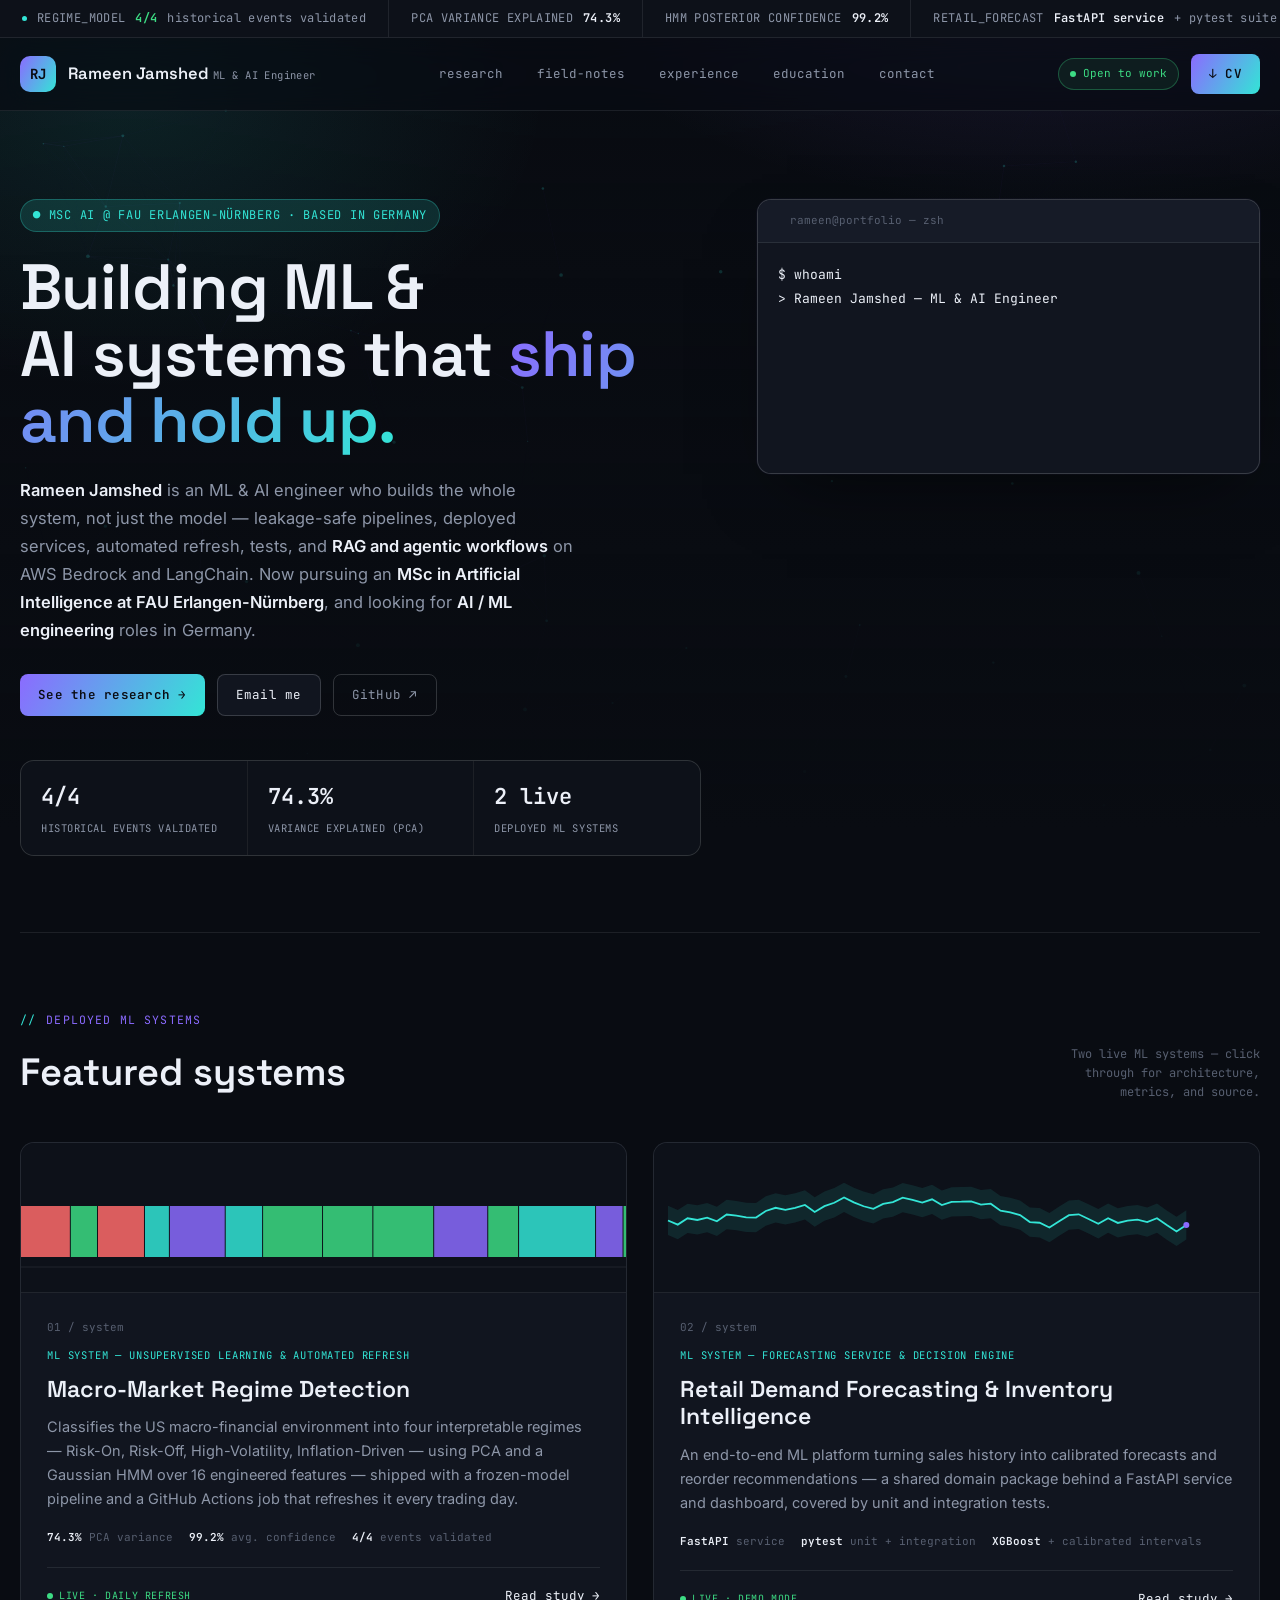
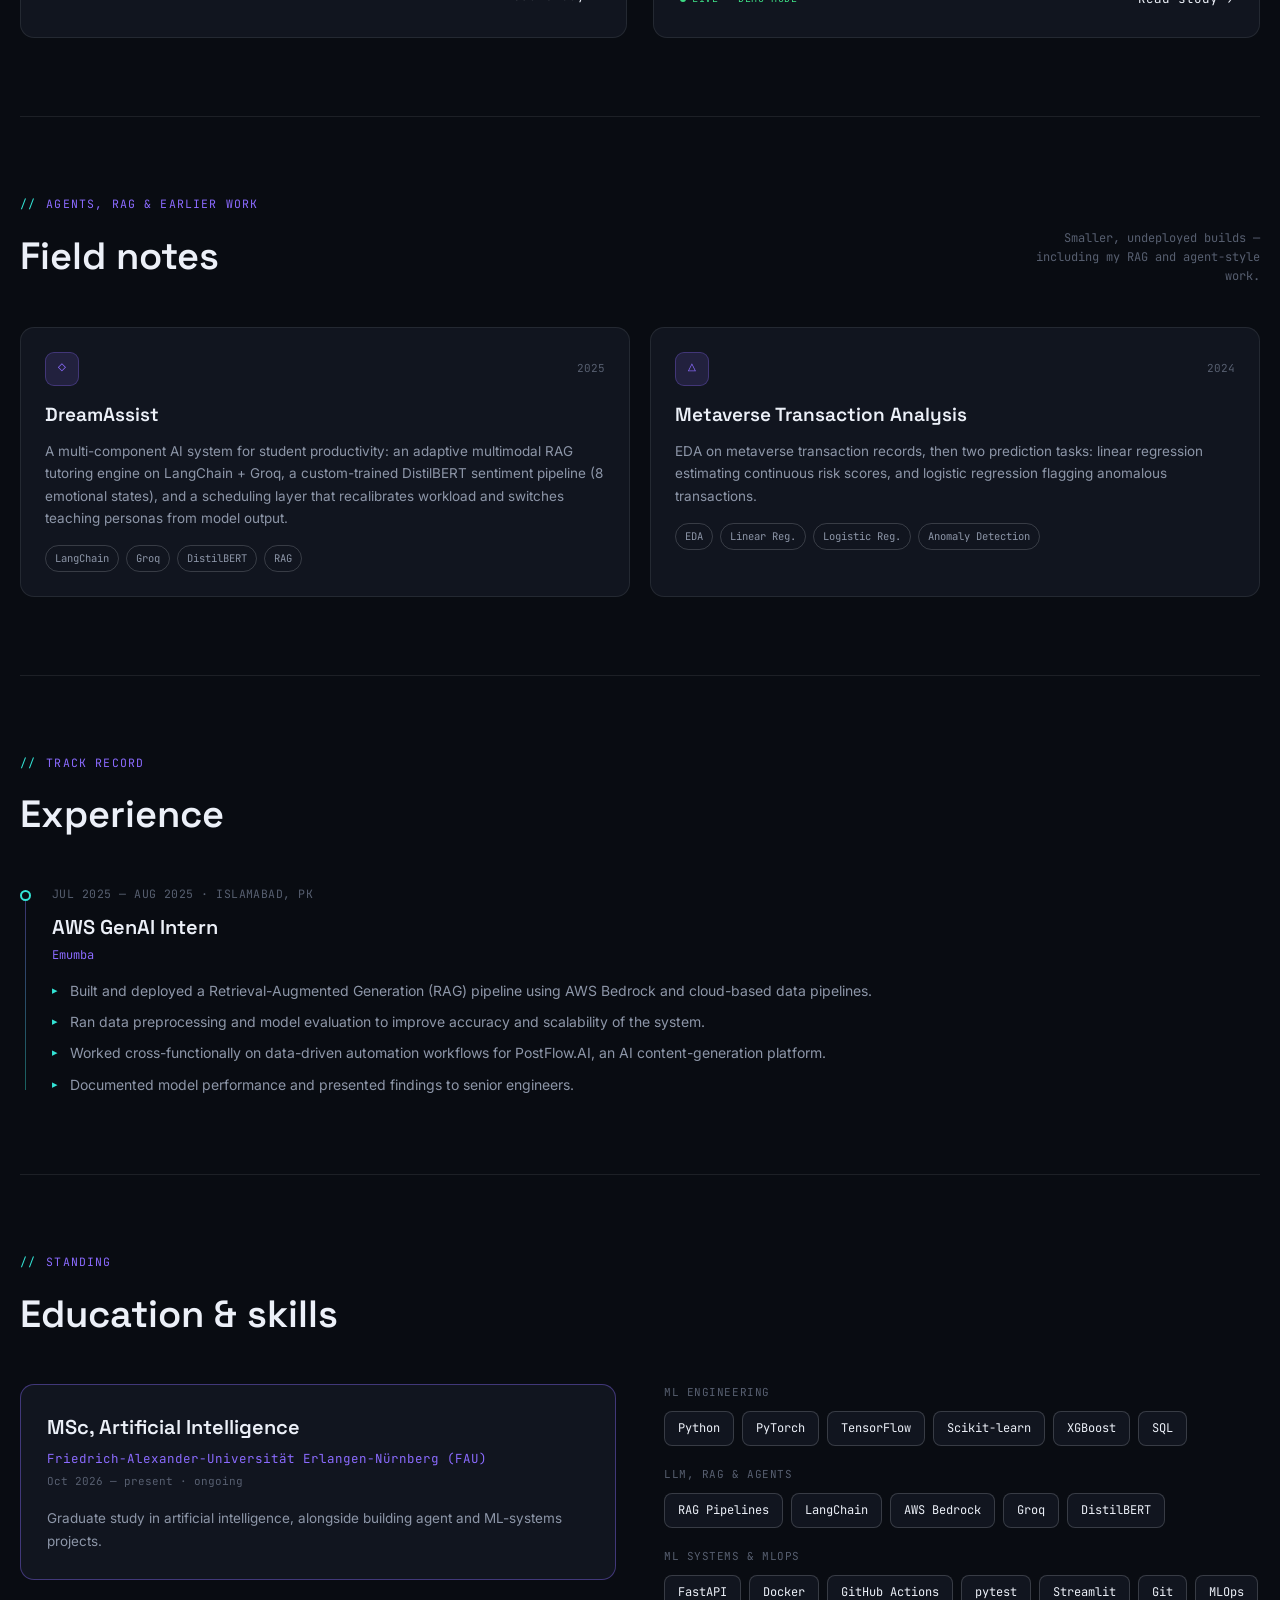
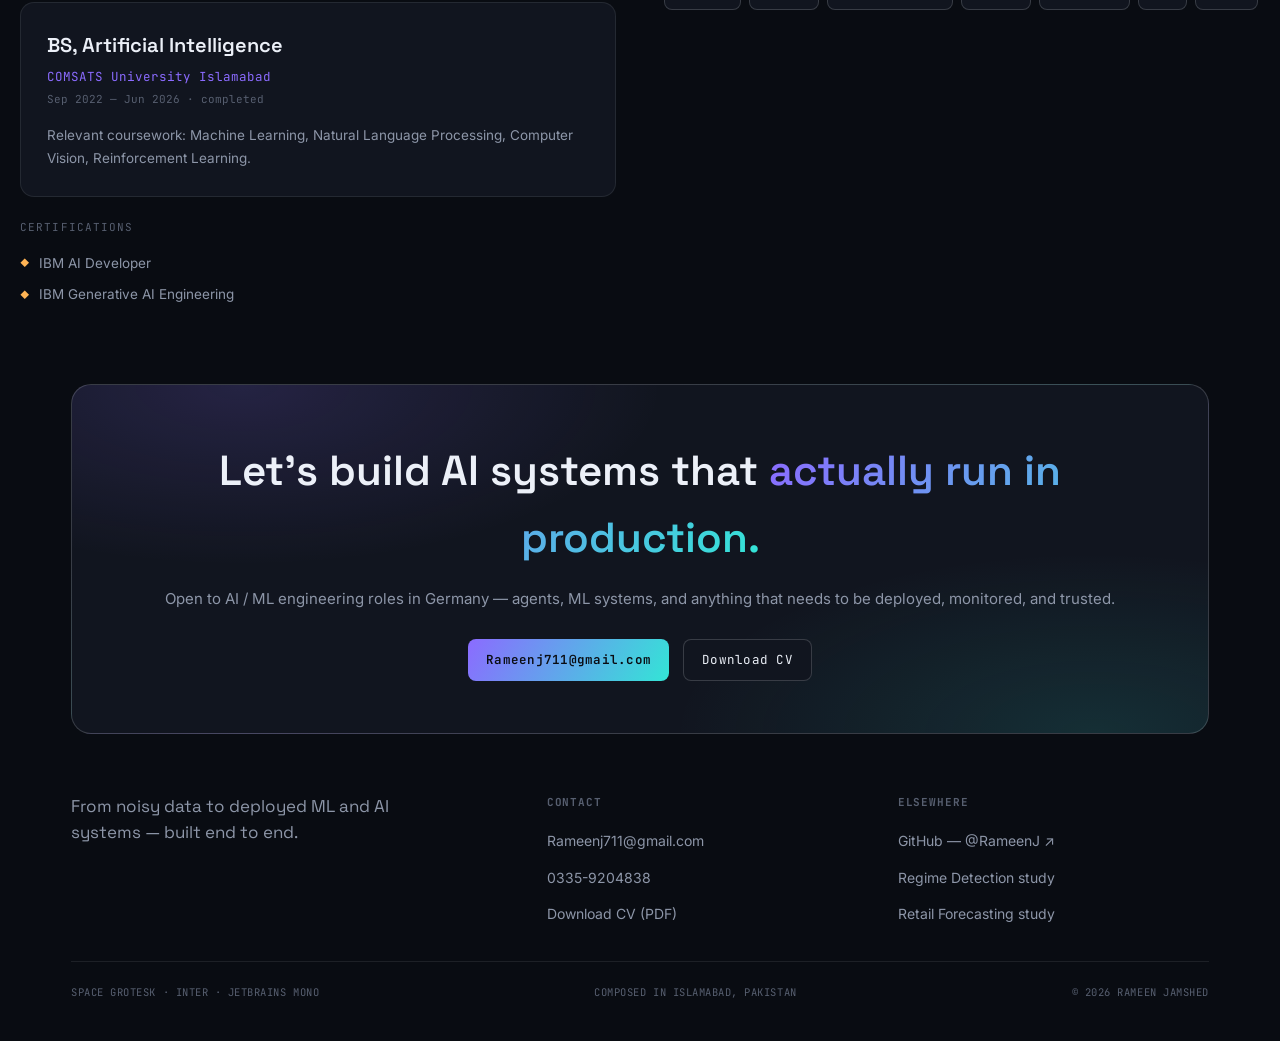
<file: index.html>
<!doctype html>
<html lang="en">
<head>
<meta charset="UTF-8">
<meta name="viewport" content="width=device-width, initial-scale=1.0">
<title>Rameen Jamshed — ML &amp; AI Engineer</title>
<meta name="description" content="Rameen Jamshed — ML &amp; AI engineer building production ML systems, RAG pipelines and AI agents. MSc Artificial Intelligence at FAU Erlangen-Nürnberg.">
<link rel="canonical" href="https://rameenj.github.io/">
<meta property="og:type" content="website">
<meta property="og:site_name" content="Rameen Jamshed">
<meta property="og:title" content="Rameen Jamshed — ML &amp; AI Engineer">
<meta property="og:description" content="ML &amp; AI engineer building deployed ML systems, RAG pipelines and AI agents. MSc Artificial Intelligence at FAU Erlangen-Nürnberg.">
<meta property="og:url" content="https://rameenj.github.io/">
<meta property="og:image" content="https://rameenj.github.io/assets/img/og-image.png">
<meta property="og:image:width" content="1200">
<meta property="og:image:height" content="630">
<meta property="og:image:alt" content="Rameen Jamshed — ML &amp; AI Engineer">
<meta name="twitter:card" content="summary_large_image">
<meta name="twitter:title" content="Rameen Jamshed — ML &amp; AI Engineer">
<meta name="twitter:description" content="ML &amp; AI engineer building deployed ML systems, RAG pipelines and AI agents. MSc Artificial Intelligence at FAU Erlangen-Nürnberg.">
<meta name="twitter:image" content="https://rameenj.github.io/assets/img/og-image.png">
<link rel="icon" href="data:,">
<link rel="preconnect" href="https://fonts.googleapis.com">
<link rel="stylesheet" href="assets/css/style.css">
</head>
<body>

<canvas id="bg-canvas"></canvas>
<div class="bg-fade"></div>

<div class="ticker">
  <div class="ticker__track">
    <span class="ticker__item"><span class="dot"></span> REGIME_MODEL <b class="up">4/4</b> historical events validated</span>
    <span class="ticker__item">PCA VARIANCE EXPLAINED <b>74.3%</b></span>
    <span class="ticker__item">HMM POSTERIOR CONFIDENCE <b>99.2%</b></span>
    <span class="ticker__item">RETAIL_FORECAST <b>FastAPI service</b> + pytest suite</span>
    <span class="ticker__item">BACKTEST METHOD <b>rolling-origin</b>, no leakage</span>
    <span class="ticker__item">NOW <b class="up">MSc Artificial Intelligence @ FAU Erlangen-Nürnberg</b></span>
    <span class="ticker__item">FOCUS <b>AI agents · AI systems · ML engineering</b></span>
    <span class="ticker__item">SHIPPED <b>2 deployed ML systems</b> with CI-driven refresh &amp; tests</span>
    <span class="ticker__item">STACK <b>Python · PyTorch · FastAPI · Docker · AWS Bedrock</b></span>
  </div>
</div>

<header class="nav">
  <div class="wrap nav__row">
    <a class="brand" href="index.html">
      <span class="brand__mark">RJ</span>
      <span>
        <span class="brand__name">Rameen Jamshed</span>
        <span class="brand__role">ML &amp; AI Engineer</span>
      </span>
    </a>
    <nav class="navlinks">
      <a href="#research">research</a>
      <a href="#field-notes">field-notes</a>
      <a href="#experience">experience</a>
      <a href="#education">education</a>
      <a href="#contact">contact</a>
    </nav>
    <div style="display:flex; align-items:center; gap:12px;">
      <span class="status-pill"><span class="status-pill__dot"></span>Open to work</span>
      <a class="btn btn-grad" href="assets/Rameen_Jamshed_CV.pdf" download>↓ CV</a>
    </div>
  </div>
</header>

<main>
  <!-- ============================== HERO ============================== -->
  <section class="wrap hero">
    <div>
      <div class="eyebrow"><span>●</span> MSc AI @ FAU Erlangen-Nürnberg · based in Germany</div>
      <h1 class="hero__title">Building ML &amp;<br>AI systems that <span class="grad-text">ship<br>and hold up.</span></h1>
      <p class="hero__dek">
        <b>Rameen Jamshed</b> is an ML &amp; AI engineer who builds the whole system, not just the model —
        leakage-safe pipelines, deployed services, automated refresh, tests, and <b>RAG and agentic
        workflows</b> on AWS Bedrock and LangChain. Now pursuing an <b>MSc in Artificial Intelligence at
        FAU Erlangen-Nürnberg</b>, and looking for <b>AI / ML engineering</b> roles in Germany.
      </p>
      <div class="hero__cta">
        <a class="btn btn-grad" href="#research">See the research →</a>
        <a class="btn btn-ghost" href="mailto:Rameenj711@gmail.com">Email me</a>
        <a class="btn btn-line" href="https://github.com/RameenJ" target="_blank" rel="noopener">GitHub ↗</a>
      </div>
      <div class="stat-row">
        <div class="stat-row__cell"><div class="stat-row__num"><span data-count="4" data-suffix="">0</span>/4</div><div class="stat-row__label">Historical events validated</div></div>
        <div class="stat-row__cell"><div class="stat-row__num"><span data-count="74.3" data-suffix="%">0%</span></div><div class="stat-row__label">Variance explained (PCA)</div></div>
        <div class="stat-row__cell"><div class="stat-row__num"><span data-count="2" data-suffix="">0</span> live</div><div class="stat-row__label">Deployed ML systems</div></div>
      </div>
    </div>

    <div class="term reveal">
      <div class="term__bar">
        <span><span class="term__dot"></span></span>
        <span class="term__title">rameen@portfolio — zsh</span>
      </div>
      <div class="term__body" id="term-typed" data-lines='["$ whoami","> Rameen Jamshed — ML & AI Engineer","","$ cat status.txt","> MSc Artificial Intelligence, FAU Erlangen-Nürnberg","> since Oct 2026 · ongoing","> focus: AI agents / AI systems / ML engineering","","$ ls systems/","> macro-market-regime-detection/   [LIVE]","> retail-demand-forecasting/       [LIVE]","> dreamassist/                     [RAG + agents]","> metaverse-transaction-analysis/","","$ echo $CONTACT","> Rameenj711@gmail.com"]'></div>
    </div>
  </section>

  <!-- ============================== RESEARCH ============================== -->
  <section class="wrap section" id="research">
    <div class="section__head">
      <div>
        <div class="section__eyebrow">Deployed ML systems</div>
        <h2 class="section__title">Featured systems</h2>
      </div>
      <p class="section__note">Two live ML systems — click through for architecture, metrics, and source.</p>
    </div>

    <div class="proj-grid">

      <article class="proj-card reveal">
        <div class="proj-card__viz"><canvas data-viz="regime"></canvas></div>
        <div class="proj-card__body">
          <div class="proj-card__num mono">01 / system</div>
          <div class="proj-card__eyebrow">ML System — Unsupervised Learning &amp; Automated Refresh</div>
          <h3 class="proj-card__title">Macro-Market Regime Detection</h3>
          <p class="proj-card__dek">Classifies the US macro-financial environment into four interpretable regimes — Risk-On, Risk-Off, High-Volatility, Inflation-Driven — using PCA and a Gaussian HMM over 16 engineered features — shipped with a frozen-model pipeline and a GitHub Actions job that refreshes it every trading day.</p>
          <div class="proj-card__stats">
            <span><b>74.3%</b> PCA variance</span>
            <span><b>99.2%</b> avg. confidence</span>
            <span><b>4/4</b> events validated</span>
          </div>
          <div class="proj-card__foot">
            <span class="tag-live"><span class="status-pill__dot"></span> live · daily refresh</span>
            <a class="proj-card__link" href="projects/market-regime-detection.html">Read study <span class="arrow">→</span></a>
          </div>
        </div>
      </article>

      <article class="proj-card reveal" data-delay="120">
        <div class="proj-card__viz"><canvas data-viz="forecast"></canvas></div>
        <div class="proj-card__body">
          <div class="proj-card__num mono">02 / system</div>
          <div class="proj-card__eyebrow">ML System — Forecasting Service &amp; Decision Engine</div>
          <h3 class="proj-card__title">Retail Demand Forecasting &amp; Inventory Intelligence</h3>
          <p class="proj-card__dek">An end-to-end ML platform turning sales history into calibrated forecasts and reorder recommendations — a shared domain package behind a FastAPI service and dashboard, covered by unit and integration tests.</p>
          <div class="proj-card__stats">
            <span><b>FastAPI</b> service</span>
            <span><b>pytest</b> unit + integration</span>
            <span><b>XGBoost</b> + calibrated intervals</span>
          </div>
          <div class="proj-card__foot">
            <span class="tag-live"><span class="status-pill__dot"></span> live · demo mode</span>
            <a class="proj-card__link" href="projects/retail-demand-forecasting.html">Read study <span class="arrow">→</span></a>
          </div>
        </div>
      </article>

    </div>
  </section>

  <!-- ============================== FIELD NOTES ============================== -->
  <section class="wrap section" id="field-notes">
    <div class="section__head">
      <div>
        <div class="section__eyebrow">Agents, RAG &amp; earlier work</div>
        <h2 class="section__title">Field notes</h2>
      </div>
      <p class="section__note">Smaller, undeployed builds — including my RAG and agent-style work.</p>
    </div>

    <div class="notes-grid">
      <div class="note-card reveal">
        <div class="note-card__top"><span class="note-card__glyph">◇</span><span class="note-card__year">2025</span></div>
        <h3 class="note-card__title">DreamAssist</h3>
        <p class="note-card__body">A multi-component AI system for student productivity: an adaptive multimodal RAG tutoring engine on LangChain + Groq, a custom-trained DistilBERT sentiment pipeline (8 emotional states), and a scheduling layer that recalibrates workload and switches teaching personas from model output.</p>
        <div class="note-card__stack"><span class="pill">LangChain</span><span class="pill">Groq</span><span class="pill">DistilBERT</span><span class="pill">RAG</span></div>
      </div>
      <div class="note-card reveal" data-delay="100">
        <div class="note-card__top"><span class="note-card__glyph">△</span><span class="note-card__year">2024</span></div>
        <h3 class="note-card__title">Metaverse Transaction Analysis</h3>
        <p class="note-card__body">EDA on metaverse transaction records, then two prediction tasks: linear regression estimating continuous risk scores, and logistic regression flagging anomalous transactions.</p>
        <div class="note-card__stack"><span class="pill">EDA</span><span class="pill">Linear Reg.</span><span class="pill">Logistic Reg.</span><span class="pill">Anomaly Detection</span></div>
      </div>
    </div>
  </section>

  <!-- ============================== EXPERIENCE ============================== -->
  <section class="wrap section" id="experience">
    <div class="section__head">
      <div>
        <div class="section__eyebrow">Track record</div>
        <h2 class="section__title">Experience</h2>
      </div>
    </div>

    <div class="tl">
      <div class="tl-row reveal">
        <div class="tl-row__date">Jul 2025 — Aug 2025 · Islamabad, PK</div>
        <div class="tl-row__role">AWS GenAI Intern</div>
        <div class="tl-row__org">Emumba</div>
        <ul class="tl-row__list">
          <li>Built and deployed a Retrieval-Augmented Generation (RAG) pipeline using AWS Bedrock and cloud-based data pipelines.</li>
          <li>Ran data preprocessing and model evaluation to improve accuracy and scalability of the system.</li>
          <li>Worked cross-functionally on data-driven automation workflows for PostFlow.AI, an AI content-generation platform.</li>
          <li>Documented model performance and presented findings to senior engineers.</li>
        </ul>
      </div>
    </div>
  </section>

  <!-- ============================== EDUCATION / SKILLS ============================== -->
  <section class="wrap section" id="education">
    <div class="section__head">
      <div>
        <div class="section__eyebrow">Standing</div>
        <h2 class="section__title">Education &amp; skills</h2>
      </div>
    </div>

    <div class="grid-2">
      <div>
        <div class="card-plain reveal" style="margin-bottom:22px; border-color:rgba(139,107,255,0.4);">
          <div class="edu-degree">MSc, Artificial Intelligence</div>
          <div class="edu-org">Friedrich-Alexander-Universität Erlangen-Nürnberg (FAU)</div>
          <div class="edu-date">Oct 2026 — present · ongoing</div>
          <div class="edu-course">Graduate study in artificial intelligence, alongside building agent and ML-systems projects.</div>
        </div>
        <div class="card-plain reveal">
          <div class="edu-degree">BS, Artificial Intelligence</div>
          <div class="edu-org">COMSATS University Islamabad</div>
          <div class="edu-date">Sep 2022 — Jun 2026 · completed</div>
          <div class="edu-course">Relevant coursework: Machine Learning, Natural Language Processing, Computer Vision, Reinforcement Learning.</div>
        </div>
        <div style="margin-top:22px;" class="reveal">
          <div class="subhead">Certifications</div>
          <ul class="cert-list">
            <li>IBM AI Developer</li>
            <li>IBM Generative AI Engineering</li>
          </ul>
        </div>
      </div>

      <div class="reveal">
        <div class="skill-groups">
          <div>
            <div class="skill-group__label">ML engineering</div>
            <div class="skill-pills">
              <span class="skill-pill">Python</span>
              <span class="skill-pill">PyTorch</span>
              <span class="skill-pill">TensorFlow</span>
              <span class="skill-pill">Scikit-learn</span>
              <span class="skill-pill">XGBoost</span>
              <span class="skill-pill">SQL</span>
            </div>
          </div>
          <div>
            <div class="skill-group__label">LLM, RAG &amp; agents</div>
            <div class="skill-pills">
              <span class="skill-pill">RAG Pipelines</span>
              <span class="skill-pill">LangChain</span>
              <span class="skill-pill">AWS Bedrock</span>
              <span class="skill-pill">Groq</span>
              <span class="skill-pill">DistilBERT</span>
            </div>
          </div>
          <div>
            <div class="skill-group__label">ML systems &amp; MLOps</div>
            <div class="skill-pills">
              <span class="skill-pill">FastAPI</span>
              <span class="skill-pill">Docker</span>
              <span class="skill-pill">GitHub Actions</span>
              <span class="skill-pill">pytest</span>
              <span class="skill-pill">Streamlit</span>
              <span class="skill-pill">Git</span>
              <span class="skill-pill">MLOps</span>
            </div>
          </div>
        </div>
      </div>
    </div>
  </section>
</main>

<!-- ============================== FOOTER ============================== -->
<footer class="footer" id="contact">
  <div class="wrap">
    <div class="footer__cta reveal">
      <h2>Let's build AI systems that <span class="grad-text">actually run in production.</span></h2>
      <p>Open to AI / ML engineering roles in Germany — agents, ML systems, and anything that needs to be deployed, monitored, and trusted.</p>
      <div class="footer__cta__actions">
        <a class="btn btn-grad" href="mailto:Rameenj711@gmail.com">Rameenj711@gmail.com</a>
        <a class="btn btn-ghost" href="assets/Rameen_Jamshed_CV.pdf" download>Download CV</a>
      </div>
    </div>

    <div class="footer__grid">
      <div class="footer__lede">From noisy data to deployed ML and AI systems — built end to end.</div>
      <div class="footer__col">
        <h4>Contact</h4>
        <ul>
          <li><a href="mailto:Rameenj711@gmail.com">Rameenj711@gmail.com</a></li>
          <li><a href="tel:03359204838">0335-9204838</a></li>
          <li><a href="assets/Rameen_Jamshed_CV.pdf" download>Download CV (PDF)</a></li>
        </ul>
      </div>
      <div class="footer__col">
        <h4>Elsewhere</h4>
        <ul>
          <li><a href="https://github.com/RameenJ" target="_blank" rel="noopener">GitHub — @RameenJ ↗</a></li>
          <li><a href="projects/market-regime-detection.html">Regime Detection study</a></li>
          <li><a href="projects/retail-demand-forecasting.html">Retail Forecasting study</a></li>
        </ul>
      </div>
    </div>
    <div class="colophon">
      <span>Space Grotesk · Inter · JetBrains Mono</span>
      <span>Composed in Islamabad, Pakistan</span>
      <span>© 2026 Rameen Jamshed</span>
    </div>
  </div>
</footer>

<script src="assets/js/main.js"></script>
</body>
</html>
</file>
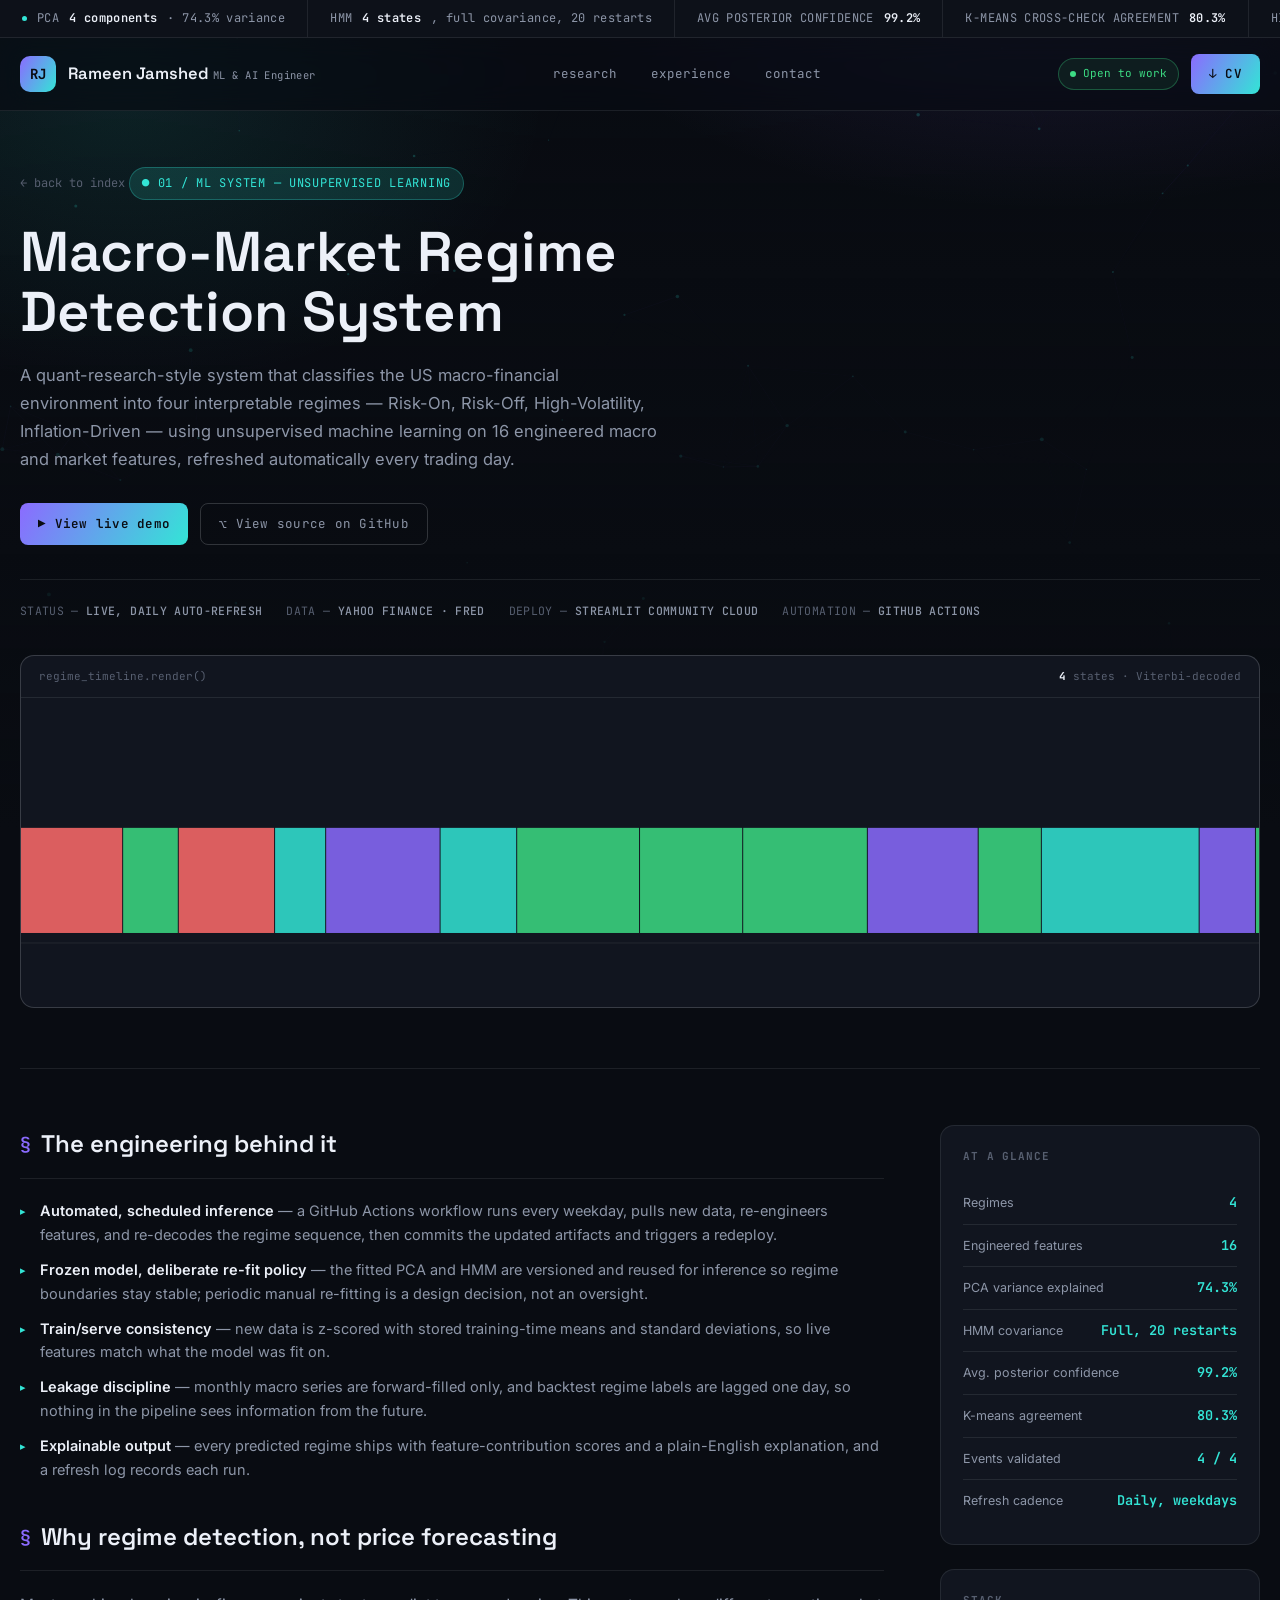
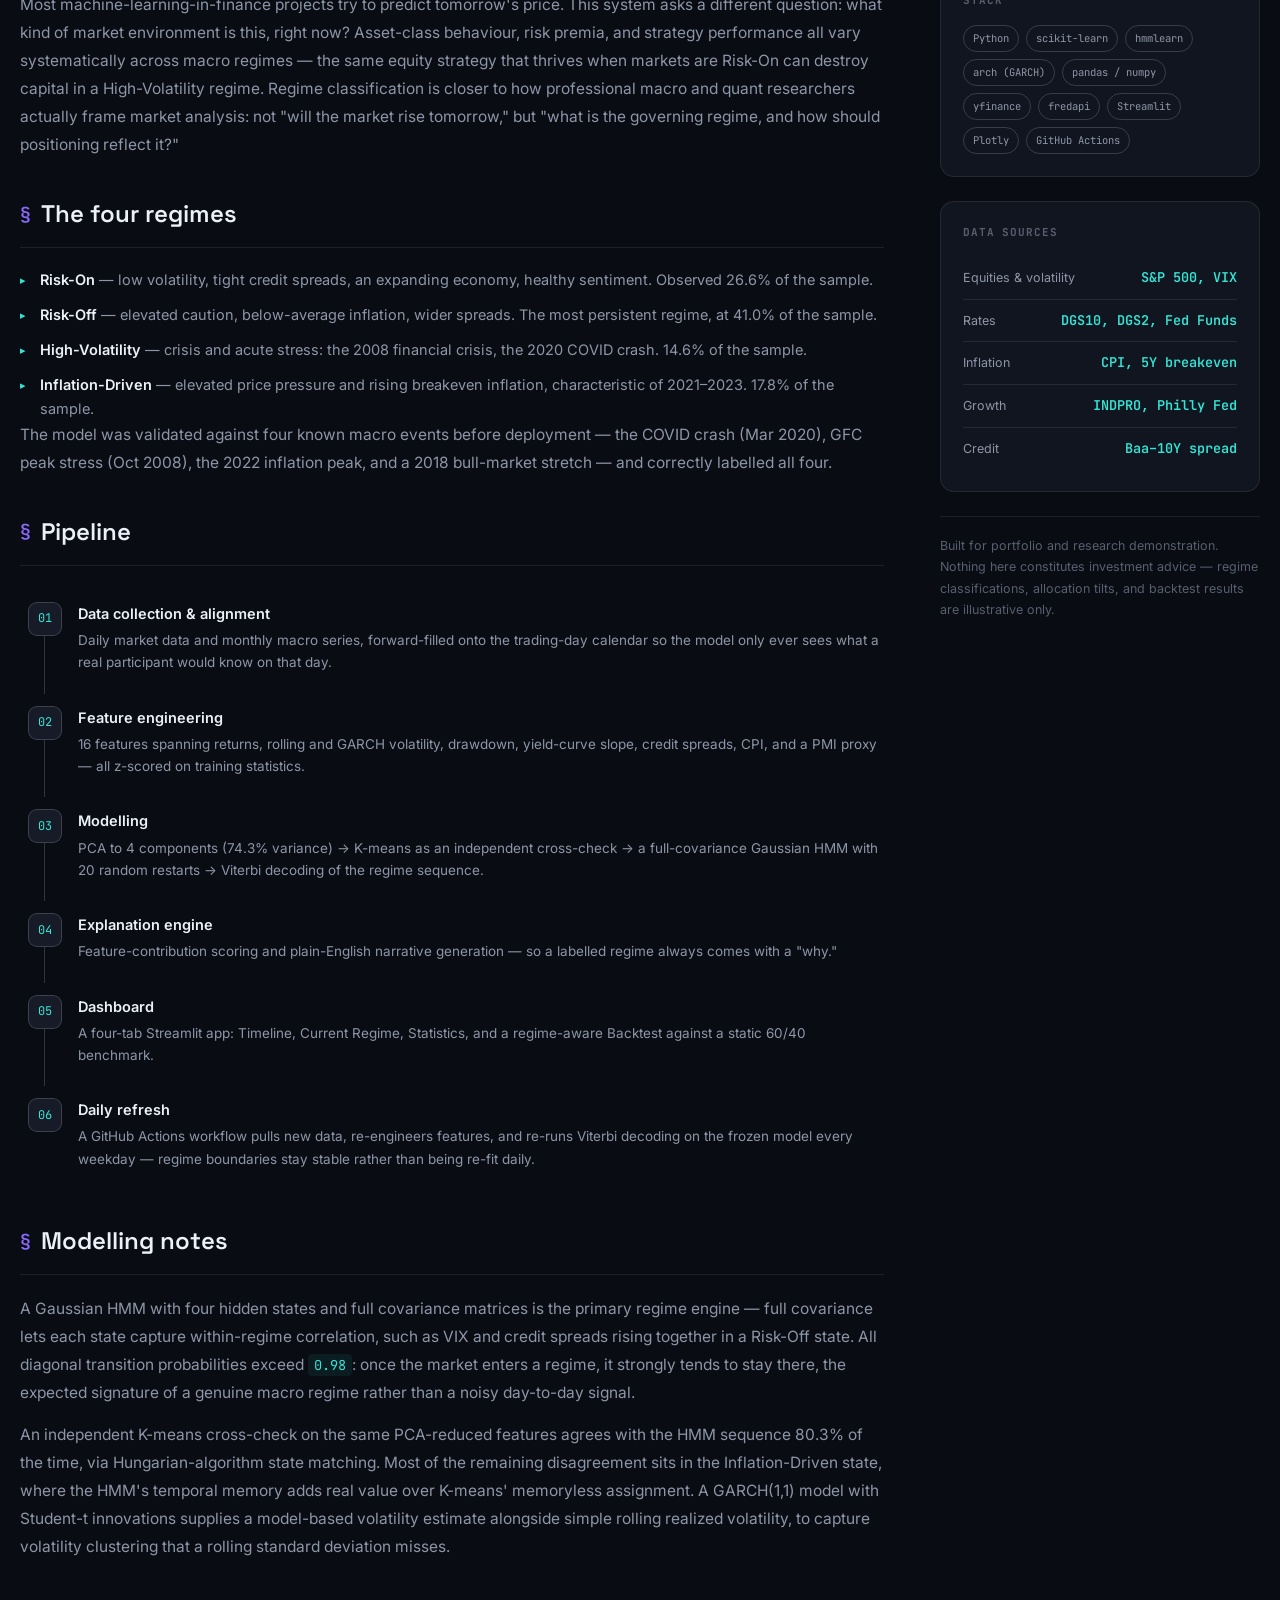
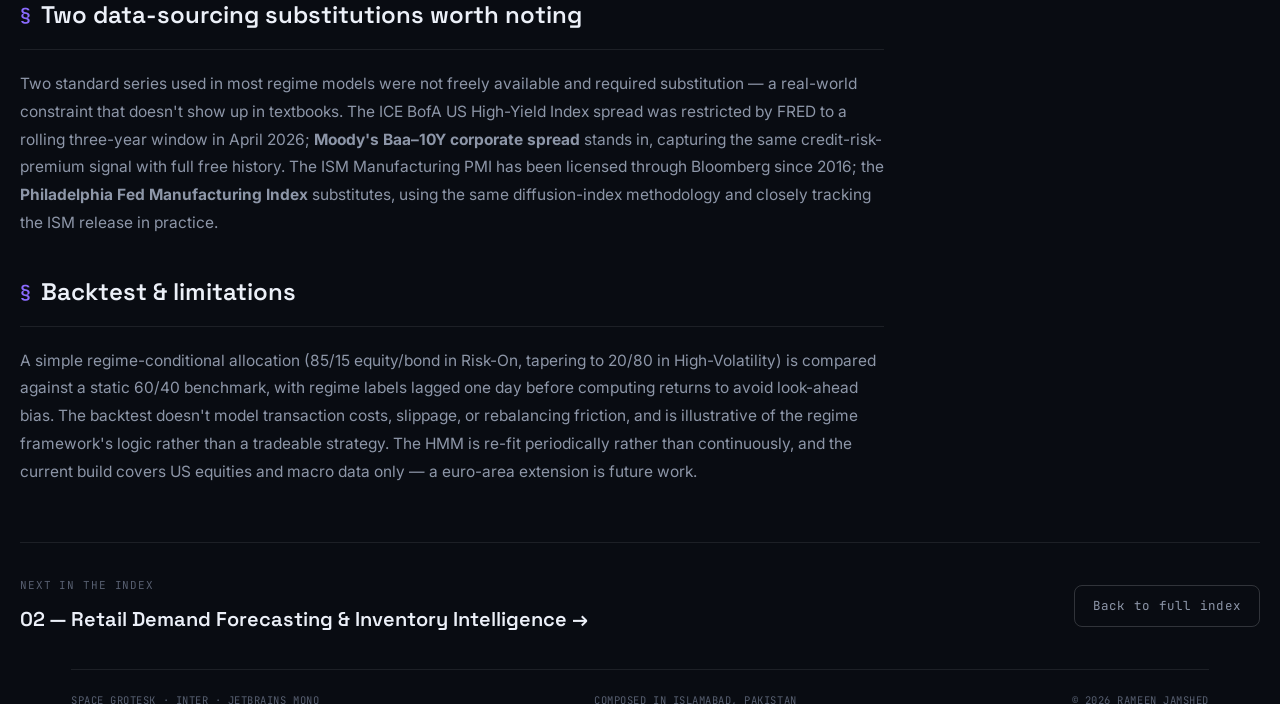
<file: projects/market-regime-detection.html>
<!doctype html>
<html lang="en">
<head>
<meta charset="UTF-8">
<meta name="viewport" content="width=device-width, initial-scale=1.0">
<title>Macro-Market Regime Detection System — Rameen Jamshed</title>
<meta name="description" content="A Gaussian HMM + PCA system that classifies the US macro-financial environment into four interpretable regimes.">
<link rel="canonical" href="https://rameenj.github.io/projects/market-regime-detection.html">
<meta property="og:type" content="website">
<meta property="og:site_name" content="Rameen Jamshed">
<meta property="og:title" content="Macro-Market Regime Detection System — Rameen Jamshed">
<meta property="og:description" content="PCA + Gaussian HMM classifying the US macro-financial environment into four regimes, refreshed daily via GitHub Actions. Live demo and source.">
<meta property="og:url" content="https://rameenj.github.io/projects/market-regime-detection.html">
<meta property="og:image" content="https://rameenj.github.io/assets/img/og-image.png">
<meta property="og:image:width" content="1200">
<meta property="og:image:height" content="630">
<meta property="og:image:alt" content="Rameen Jamshed — ML &amp; AI Engineer">
<meta name="twitter:card" content="summary_large_image">
<meta name="twitter:title" content="Macro-Market Regime Detection System — Rameen Jamshed">
<meta name="twitter:description" content="PCA + Gaussian HMM classifying the US macro-financial environment into four regimes, refreshed daily via GitHub Actions. Live demo and source.">
<meta name="twitter:image" content="https://rameenj.github.io/assets/img/og-image.png">
<link rel="icon" href="data:,">
<link rel="stylesheet" href="../assets/css/style.css">
</head>
<body>

<canvas id="bg-canvas"></canvas>
<div class="bg-fade"></div>

<div class="ticker">
  <div class="ticker__track">
    <span class="ticker__item"><span class="dot"></span> PCA <b>4 components</b> · 74.3% variance</span>
    <span class="ticker__item">HMM <b>4 states</b>, full covariance, 20 restarts</span>
    <span class="ticker__item">AVG POSTERIOR CONFIDENCE <b>99.2%</b></span>
    <span class="ticker__item">K-MEANS CROSS-CHECK AGREEMENT <b>80.3%</b></span>
    <span class="ticker__item">HISTORICAL EVENTS VALIDATED <b class="up">4 / 4</b></span>
    <span class="ticker__item">REFRESH <b>daily, weekdays 22:30 UTC</b></span>
    <span class="ticker__item">DIAGONAL TRANSITION PROB. <b>&gt; 0.98</b></span>
  </div>
</div>

<header class="nav">
  <div class="wrap nav__row">
    <a class="brand" href="../index.html">
      <span class="brand__mark">RJ</span>
      <span>
        <span class="brand__name">Rameen Jamshed</span>
        <span class="brand__role">ML &amp; AI Engineer</span>
      </span>
    </a>
    <nav class="navlinks">
      <a href="../index.html#research">research</a>
      <a href="../index.html#experience">experience</a>
      <a href="../index.html#contact">contact</a>
    </nav>
    <div style="display:flex; align-items:center; gap:12px;">
      <span class="status-pill"><span class="status-pill__dot"></span>Open to work</span>
      <a class="btn btn-grad" href="../assets/Rameen_Jamshed_CV.pdf" download>↓ CV</a>
    </div>
  </div>
</header>

<main>
  <section class="wrap p-hero">
    <a class="back-link" href="../index.html#research">← back to index</a>
    <div class="eyebrow"><span>●</span> 01 / ML system — unsupervised learning</div>
    <h1 class="p-hero__title">Macro-Market Regime Detection System</h1>
    <p class="p-hero__dek">
      A quant-research-style system that classifies the US macro-financial environment into four
      interpretable regimes — Risk-On, Risk-Off, High-Volatility, Inflation-Driven — using
      unsupervised machine learning on 16 engineered macro and market features, refreshed
      automatically every trading day.
    </p>
    <div class="p-hero__actions">
      <a class="btn btn-grad" href="https://market-regime-detection-jp7kvkqycthtim5jbfgmmw.streamlit.app/" target="_blank" rel="noopener">▶ View live demo</a>
      <a class="btn btn-line" href="https://github.com/RameenJ/Market-Regime-Detection" target="_blank" rel="noopener">⌥ View source on GitHub</a>
    </div>
    <div class="p-hero__meta">
      <span>status — <b>live, daily auto-refresh</b></span>
      <span>data — <b>Yahoo Finance · FRED</b></span>
      <span>deploy — <b>Streamlit Community Cloud</b></span>
      <span>automation — <b>GitHub Actions</b></span>
    </div>

    <div class="p-viz reveal">
      <div class="p-viz__bar"><span>regime_timeline.render()</span><span><b>4</b> states · Viterbi-decoded</span></div>
      <canvas data-viz="regime"></canvas>
    </div>
  </section>

  <div class="wrap p-body">
    <div class="p-main">

      <section class="reveal">
        <h2>The engineering behind it</h2>
        <ul>
          <li><b>Automated, scheduled inference</b> — a GitHub Actions workflow runs every weekday, pulls new data, re-engineers features, and re-decodes the regime sequence, then commits the updated artifacts and triggers a redeploy.</li>
          <li><b>Frozen model, deliberate re-fit policy</b> — the fitted PCA and HMM are versioned and reused for inference so regime boundaries stay stable; periodic manual re-fitting is a design decision, not an oversight.</li>
          <li><b>Train/serve consistency</b> — new data is z-scored with stored training-time means and standard deviations, so live features match what the model was fit on.</li>
          <li><b>Leakage discipline</b> — monthly macro series are forward-filled only, and backtest regime labels are lagged one day, so nothing in the pipeline sees information from the future.</li>
          <li><b>Explainable output</b> — every predicted regime ships with feature-contribution scores and a plain-English explanation, and a refresh log records each run.</li>
        </ul>
      </section>

      <section class="reveal">
        <h2>Why regime detection, not price forecasting</h2>
        <p>
          Most machine-learning-in-finance projects try to predict tomorrow's price. This system asks
          a different question: what kind of market environment is this, right now? Asset-class
          behaviour, risk premia, and strategy performance all vary systematically across macro
          regimes — the same equity strategy that thrives when markets are Risk-On can destroy
          capital in a High-Volatility regime. Regime classification is closer to how professional
          macro and quant researchers actually frame market analysis: not "will the market rise
          tomorrow," but "what is the governing regime, and how should positioning reflect it?"
        </p>
      </section>

      <section class="reveal">
        <h2>The four regimes</h2>
        <ul>
          <li><b>Risk-On</b> — low volatility, tight credit spreads, an expanding economy, healthy sentiment. Observed 26.6% of the sample.</li>
          <li><b>Risk-Off</b> — elevated caution, below-average inflation, wider spreads. The most persistent regime, at 41.0% of the sample.</li>
          <li><b>High-Volatility</b> — crisis and acute stress: the 2008 financial crisis, the 2020 COVID crash. 14.6% of the sample.</li>
          <li><b>Inflation-Driven</b> — elevated price pressure and rising breakeven inflation, characteristic of 2021–2023. 17.8% of the sample.</li>
        </ul>
        <p>The model was validated against four known macro events before deployment — the COVID crash (Mar 2020), GFC peak stress (Oct 2008), the 2022 inflation peak, and a 2018 bull-market stretch — and correctly labelled all four.</p>
      </section>

      <section class="reveal">
        <h2>Pipeline</h2>
        <div class="flow">
          <div class="flow-step">
            <span class="flow-step__n">01</span>
            <div><div class="flow-step__t">Data collection &amp; alignment</div><div class="flow-step__d">Daily market data and monthly macro series, forward-filled onto the trading-day calendar so the model only ever sees what a real participant would know on that day.</div></div>
          </div>
          <div class="flow-step">
            <span class="flow-step__n">02</span>
            <div><div class="flow-step__t">Feature engineering</div><div class="flow-step__d">16 features spanning returns, rolling and GARCH volatility, drawdown, yield-curve slope, credit spreads, CPI, and a PMI proxy — all z-scored on training statistics.</div></div>
          </div>
          <div class="flow-step">
            <span class="flow-step__n">03</span>
            <div><div class="flow-step__t">Modelling</div><div class="flow-step__d">PCA to 4 components (74.3% variance) → K-means as an independent cross-check → a full-covariance Gaussian HMM with 20 random restarts → Viterbi decoding of the regime sequence.</div></div>
          </div>
          <div class="flow-step">
            <span class="flow-step__n">04</span>
            <div><div class="flow-step__t">Explanation engine</div><div class="flow-step__d">Feature-contribution scoring and plain-English narrative generation — so a labelled regime always comes with a "why."</div></div>
          </div>
          <div class="flow-step">
            <span class="flow-step__n">05</span>
            <div><div class="flow-step__t">Dashboard</div><div class="flow-step__d">A four-tab Streamlit app: Timeline, Current Regime, Statistics, and a regime-aware Backtest against a static 60/40 benchmark.</div></div>
          </div>
          <div class="flow-step">
            <span class="flow-step__n">06</span>
            <div><div class="flow-step__t">Daily refresh</div><div class="flow-step__d">A GitHub Actions workflow pulls new data, re-engineers features, and re-runs Viterbi decoding on the frozen model every weekday — regime boundaries stay stable rather than being re-fit daily.</div></div>
          </div>
        </div>
      </section>

      <section class="reveal">
        <h2>Modelling notes</h2>
        <p>
          A Gaussian HMM with four hidden states and full covariance matrices is the primary regime
          engine — full covariance lets each state capture within-regime correlation, such as VIX and
          credit spreads rising together in a Risk-Off state. All diagonal transition probabilities
          exceed <code>0.98</code>: once the market enters a regime, it strongly tends to stay there,
          the expected signature of a genuine macro regime rather than a noisy day-to-day signal.
        </p>
        <p>
          An independent K-means cross-check on the same PCA-reduced features agrees with the HMM
          sequence 80.3% of the time, via Hungarian-algorithm state matching. Most of the remaining
          disagreement sits in the Inflation-Driven state, where the HMM's temporal memory adds real
          value over K-means' memoryless assignment. A GARCH(1,1) model with Student-t innovations
          supplies a model-based volatility estimate alongside simple rolling realized volatility, to
          capture volatility clustering that a rolling standard deviation misses.
        </p>
      </section>

      <section class="reveal">
        <h2>Two data-sourcing substitutions worth noting</h2>
        <p>
          Two standard series used in most regime models were not freely available and required
          substitution — a real-world constraint that doesn't show up in textbooks. The ICE BofA
          US High-Yield Index spread was restricted by FRED to a rolling three-year window in April
          2026; <b>Moody's Baa–10Y corporate spread</b> stands in, capturing the same credit-risk-premium
          signal with full free history. The ISM Manufacturing PMI has been licensed through Bloomberg
          since 2016; the <b>Philadelphia Fed Manufacturing Index</b> substitutes, using the same
          diffusion-index methodology and closely tracking the ISM release in practice.
        </p>
      </section>

      <section class="reveal">
        <h2>Backtest &amp; limitations</h2>
        <p>
          A simple regime-conditional allocation (85/15 equity/bond in Risk-On, tapering to 20/80 in
          High-Volatility) is compared against a static 60/40 benchmark, with regime labels lagged one
          day before computing returns to avoid look-ahead bias. The backtest doesn't model transaction
          costs, slippage, or rebalancing friction, and is illustrative of the regime framework's logic
          rather than a tradeable strategy. The HMM is re-fit periodically rather than continuously,
          and the current build covers US equities and macro data only — a euro-area extension is
          future work.
        </p>
      </section>

    </div>

    <aside class="p-side">
      <div class="side-card reveal">
        <h3>At a glance</h3>
        <div class="metric"><span class="metric__label">Regimes</span><span class="metric__val">4</span></div>
        <div class="metric"><span class="metric__label">Engineered features</span><span class="metric__val">16</span></div>
        <div class="metric"><span class="metric__label">PCA variance explained</span><span class="metric__val">74.3%</span></div>
        <div class="metric"><span class="metric__label">HMM covariance</span><span class="metric__val">Full, 20 restarts</span></div>
        <div class="metric"><span class="metric__label">Avg. posterior confidence</span><span class="metric__val">99.2%</span></div>
        <div class="metric"><span class="metric__label">K-means agreement</span><span class="metric__val">80.3%</span></div>
        <div class="metric"><span class="metric__label">Events validated</span><span class="metric__val">4 / 4</span></div>
        <div class="metric"><span class="metric__label">Refresh cadence</span><span class="metric__val">Daily, weekdays</span></div>
      </div>

      <div class="side-card reveal">
        <h3>Stack</h3>
        <div class="side-stack">
          <span class="pill">Python</span>
          <span class="pill">scikit-learn</span>
          <span class="pill">hmmlearn</span>
          <span class="pill">arch (GARCH)</span>
          <span class="pill">pandas / numpy</span>
          <span class="pill">yfinance</span>
          <span class="pill">fredapi</span>
          <span class="pill">Streamlit</span>
          <span class="pill">Plotly</span>
          <span class="pill">GitHub Actions</span>
        </div>
      </div>

      <div class="side-card reveal">
        <h3>Data sources</h3>
        <div class="metric"><span class="metric__label">Equities &amp; volatility</span><span class="metric__val">S&amp;P 500, VIX</span></div>
        <div class="metric"><span class="metric__label">Rates</span><span class="metric__val">DGS10, DGS2, Fed Funds</span></div>
        <div class="metric"><span class="metric__label">Inflation</span><span class="metric__val">CPI, 5Y breakeven</span></div>
        <div class="metric"><span class="metric__label">Growth</span><span class="metric__val">INDPRO, Philly Fed</span></div>
        <div class="metric"><span class="metric__label">Credit</span><span class="metric__val">Baa–10Y spread</span></div>
      </div>

      <p class="limits">Built for portfolio and research demonstration. Nothing here constitutes investment advice — regime classifications, allocation tilts, and backtest results are illustrative only.</p>
    </aside>
  </div>

  <div class="wrap p-next">
    <div>
      <div class="p-next__label">next in the index</div>
      <a href="retail-demand-forecasting.html"><div class="p-next__title">02 — Retail Demand Forecasting &amp; Inventory Intelligence →</div></a>
    </div>
    <a class="btn btn-line" href="../index.html#research">Back to full index</a>
  </div>
</main>

<footer class="footer">
  <div class="wrap">
    <div class="colophon" style="border-top:1px solid var(--border); padding-top:22px;">
      <span>Space Grotesk · Inter · JetBrains Mono</span>
      <span>Composed in Islamabad, Pakistan</span>
      <span>© 2026 Rameen Jamshed</span>
    </div>
  </div>
</footer>

<script src="../assets/js/main.js"></script>
</body>
</html>
</file>
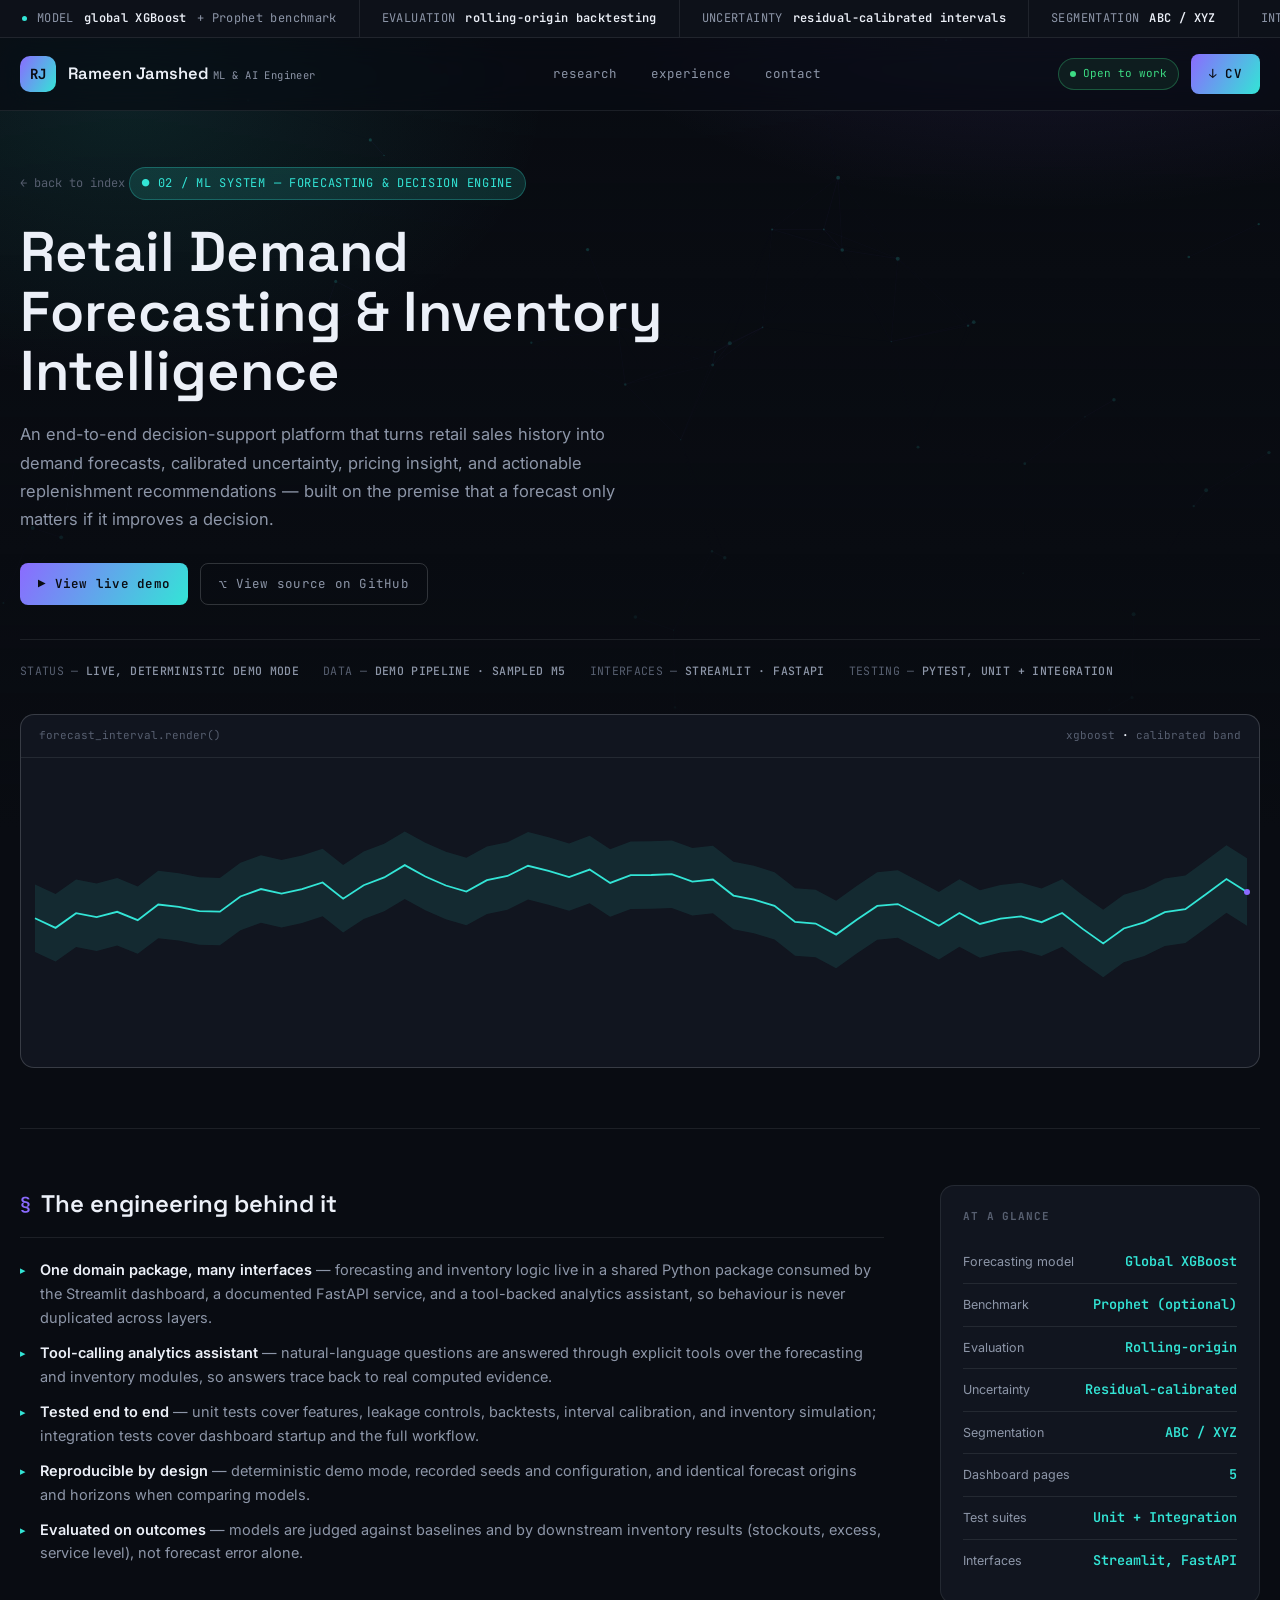
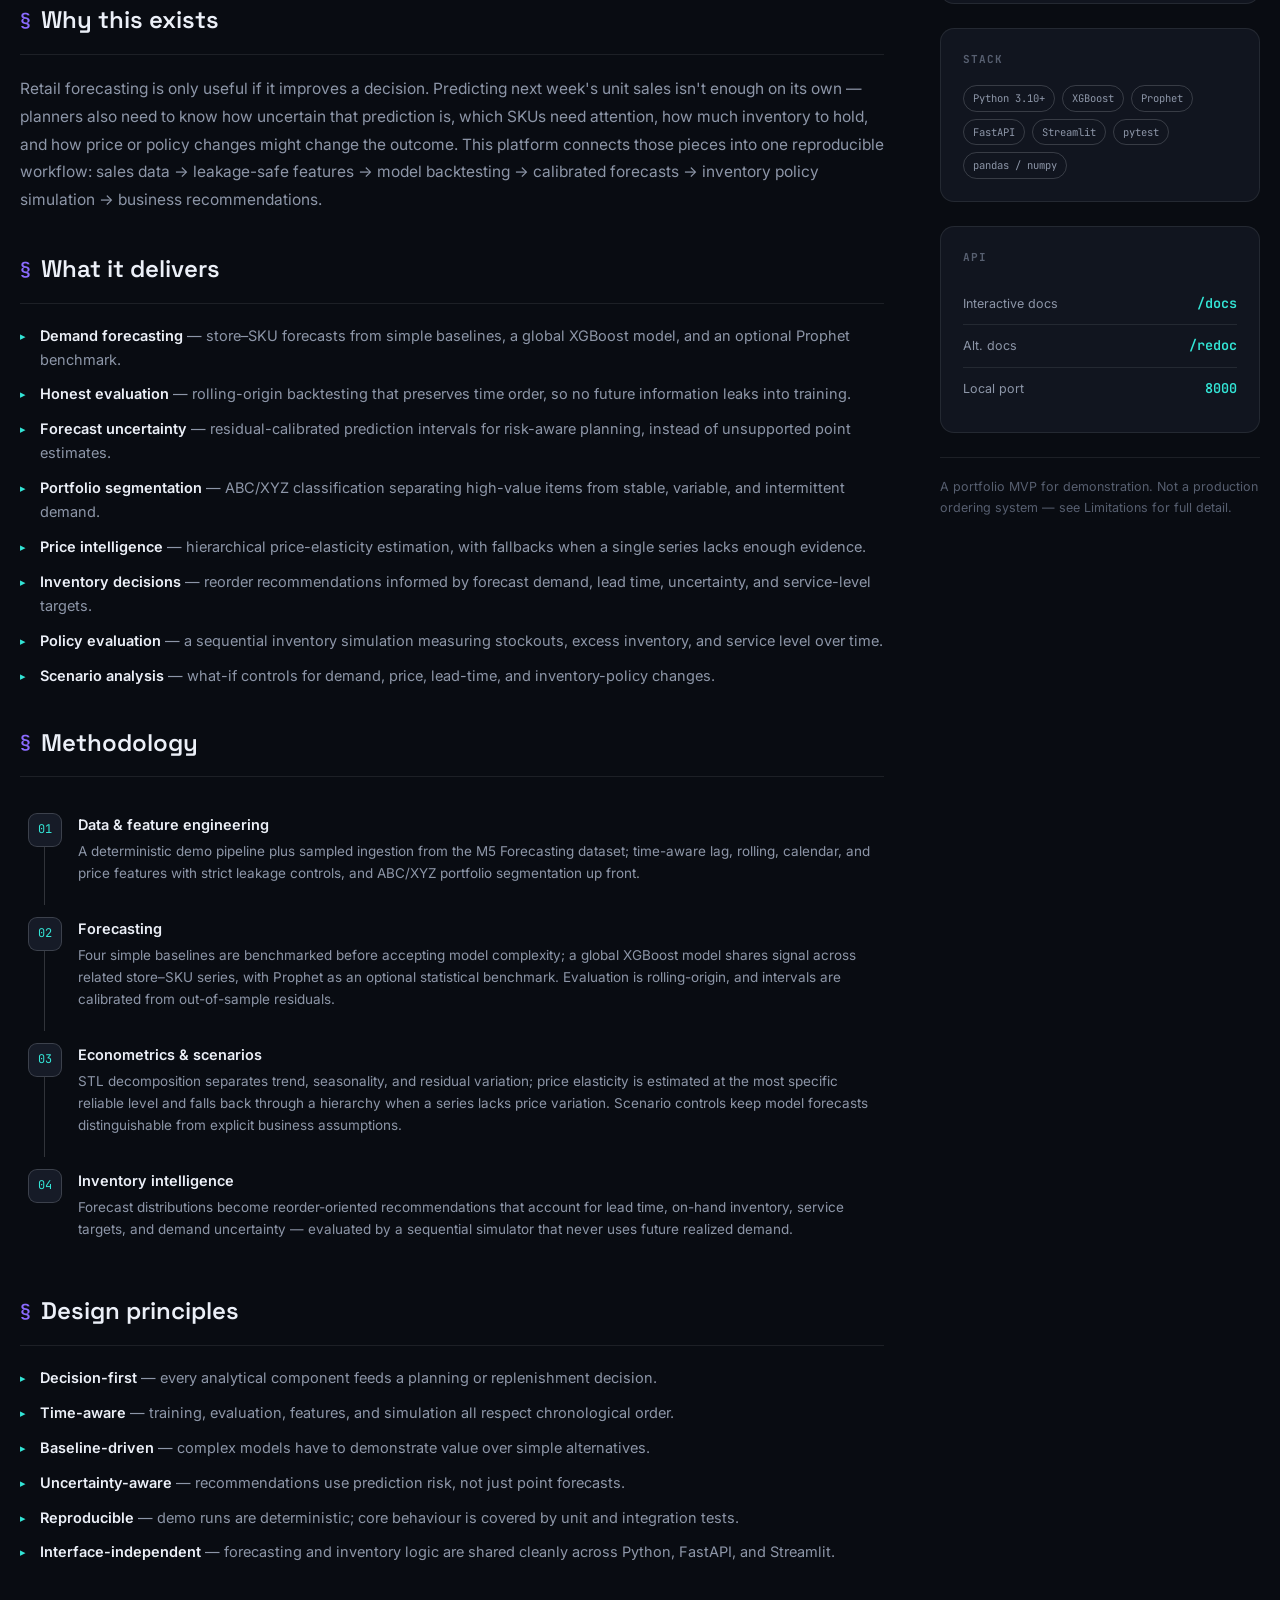
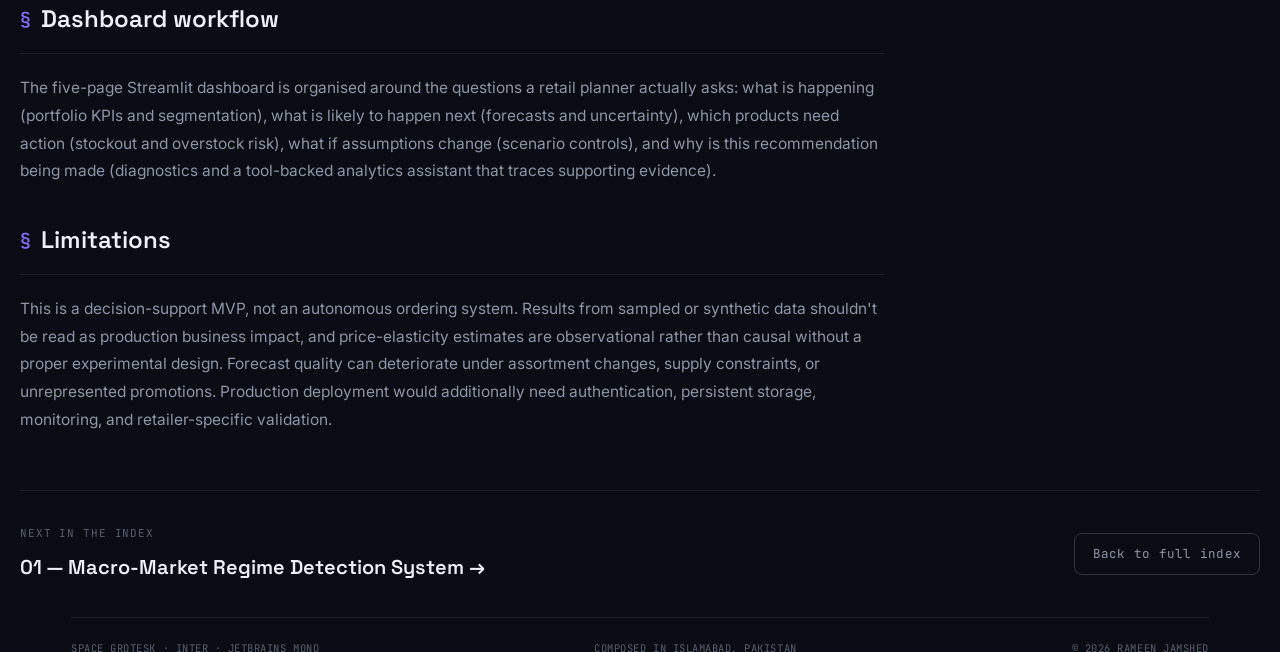
<file: projects/retail-demand-forecasting.html>
<!doctype html>
<html lang="en">
<head>
<meta charset="UTF-8">
<meta name="viewport" content="width=device-width, initial-scale=1.0">
<title>Retail Demand Forecasting &amp; Inventory Intelligence — Rameen Jamshed</title>
<meta name="description" content="An end-to-end decision-support platform turning retail sales history into demand forecasts, calibrated uncertainty, and replenishment recommendations.">
<link rel="canonical" href="https://rameenj.github.io/projects/retail-demand-forecasting.html">
<meta property="og:type" content="website">
<meta property="og:site_name" content="Rameen Jamshed">
<meta property="og:title" content="Retail Demand Forecasting &amp; Inventory Intelligence — Rameen Jamshed">
<meta property="og:description" content="End-to-end ML platform: XGBoost forecasts, calibrated intervals and reorder recommendations behind a FastAPI service. Live demo and source.">
<meta property="og:url" content="https://rameenj.github.io/projects/retail-demand-forecasting.html">
<meta property="og:image" content="https://rameenj.github.io/assets/img/og-image.png">
<meta property="og:image:width" content="1200">
<meta property="og:image:height" content="630">
<meta property="og:image:alt" content="Rameen Jamshed — ML &amp; AI Engineer">
<meta name="twitter:card" content="summary_large_image">
<meta name="twitter:title" content="Retail Demand Forecasting &amp; Inventory Intelligence — Rameen Jamshed">
<meta name="twitter:description" content="End-to-end ML platform: XGBoost forecasts, calibrated intervals and reorder recommendations behind a FastAPI service. Live demo and source.">
<meta name="twitter:image" content="https://rameenj.github.io/assets/img/og-image.png">
<link rel="icon" href="data:,">
<link rel="stylesheet" href="../assets/css/style.css">
</head>
<body>

<canvas id="bg-canvas"></canvas>
<div class="bg-fade"></div>

<div class="ticker">
  <div class="ticker__track">
    <span class="ticker__item"><span class="dot"></span> MODEL <b>global XGBoost</b> + Prophet benchmark</span>
    <span class="ticker__item">EVALUATION <b>rolling-origin backtesting</b></span>
    <span class="ticker__item">UNCERTAINTY <b>residual-calibrated intervals</b></span>
    <span class="ticker__item">SEGMENTATION <b>ABC / XYZ</b></span>
    <span class="ticker__item">INTERFACES <b>Streamlit</b> · <b>FastAPI</b></span>
    <span class="ticker__item">TESTS <b class="up">unit + integration</b></span>
    <span class="ticker__item">DASHBOARD PAGES <b>5</b></span>
  </div>
</div>

<header class="nav">
  <div class="wrap nav__row">
    <a class="brand" href="../index.html">
      <span class="brand__mark">RJ</span>
      <span>
        <span class="brand__name">Rameen Jamshed</span>
        <span class="brand__role">ML &amp; AI Engineer</span>
      </span>
    </a>
    <nav class="navlinks">
      <a href="../index.html#research">research</a>
      <a href="../index.html#experience">experience</a>
      <a href="../index.html#contact">contact</a>
    </nav>
    <div style="display:flex; align-items:center; gap:12px;">
      <span class="status-pill"><span class="status-pill__dot"></span>Open to work</span>
      <a class="btn btn-grad" href="../assets/Rameen_Jamshed_CV.pdf" download>↓ CV</a>
    </div>
  </div>
</header>

<main>
  <section class="wrap p-hero">
    <a class="back-link" href="../index.html#research">← back to index</a>
    <div class="eyebrow"><span>●</span> 02 / ML system — forecasting &amp; decision engine</div>
    <h1 class="p-hero__title">Retail Demand Forecasting &amp; Inventory Intelligence</h1>
    <p class="p-hero__dek">
      An end-to-end decision-support platform that turns retail sales history into demand forecasts,
      calibrated uncertainty, pricing insight, and actionable replenishment recommendations — built
      on the premise that a forecast only matters if it improves a decision.
    </p>
    <div class="p-hero__actions">
      <a class="btn btn-grad" href="https://retail-demand-forecasting-t8dvtb4wyfed2j6pajhc7n.streamlit.app/" target="_blank" rel="noopener">▶ View live demo</a>
      <a class="btn btn-line" href="https://github.com/RameenJ/Retail-Demand-Forecasting" target="_blank" rel="noopener">⌥ View source on GitHub</a>
    </div>
    <div class="p-hero__meta">
      <span>status — <b>live, deterministic demo mode</b></span>
      <span>data — <b>demo pipeline · sampled M5</b></span>
      <span>interfaces — <b>Streamlit · FastAPI</b></span>
      <span>testing — <b>pytest, unit + integration</b></span>
    </div>

    <div class="p-viz reveal">
      <div class="p-viz__bar"><span>forecast_interval.render()</span><span>xgboost <b>·</b> calibrated band</span></div>
      <canvas data-viz="forecast"></canvas>
    </div>
  </section>

  <div class="wrap p-body">
    <div class="p-main">

      <section class="reveal">
        <h2>The engineering behind it</h2>
        <ul>
          <li><b>One domain package, many interfaces</b> — forecasting and inventory logic live in a shared Python package consumed by the Streamlit dashboard, a documented FastAPI service, and a tool-backed analytics assistant, so behaviour is never duplicated across layers.</li>
          <li><b>Tool-calling analytics assistant</b> — natural-language questions are answered through explicit tools over the forecasting and inventory modules, so answers trace back to real computed evidence.</li>
          <li><b>Tested end to end</b> — unit tests cover features, leakage controls, backtests, interval calibration, and inventory simulation; integration tests cover dashboard startup and the full workflow.</li>
          <li><b>Reproducible by design</b> — deterministic demo mode, recorded seeds and configuration, and identical forecast origins and horizons when comparing models.</li>
          <li><b>Evaluated on outcomes</b> — models are judged against baselines and by downstream inventory results (stockouts, excess, service level), not forecast error alone.</li>
        </ul>
      </section>

      <section class="reveal">
        <h2>Why this exists</h2>
        <p>
          Retail forecasting is only useful if it improves a decision. Predicting next week's unit
          sales isn't enough on its own — planners also need to know how uncertain that prediction is,
          which SKUs need attention, how much inventory to hold, and how price or policy changes might
          change the outcome. This platform connects those pieces into one reproducible workflow: sales
          data → leakage-safe features → model backtesting → calibrated forecasts → inventory policy
          simulation → business recommendations.
        </p>
      </section>

      <section class="reveal">
        <h2>What it delivers</h2>
        <ul>
          <li><b>Demand forecasting</b> — store–SKU forecasts from simple baselines, a global XGBoost model, and an optional Prophet benchmark.</li>
          <li><b>Honest evaluation</b> — rolling-origin backtesting that preserves time order, so no future information leaks into training.</li>
          <li><b>Forecast uncertainty</b> — residual-calibrated prediction intervals for risk-aware planning, instead of unsupported point estimates.</li>
          <li><b>Portfolio segmentation</b> — ABC/XYZ classification separating high-value items from stable, variable, and intermittent demand.</li>
          <li><b>Price intelligence</b> — hierarchical price-elasticity estimation, with fallbacks when a single series lacks enough evidence.</li>
          <li><b>Inventory decisions</b> — reorder recommendations informed by forecast demand, lead time, uncertainty, and service-level targets.</li>
          <li><b>Policy evaluation</b> — a sequential inventory simulation measuring stockouts, excess inventory, and service level over time.</li>
          <li><b>Scenario analysis</b> — what-if controls for demand, price, lead-time, and inventory-policy changes.</li>
        </ul>
      </section>

      <section class="reveal">
        <h2>Methodology</h2>
        <div class="flow">
          <div class="flow-step">
            <span class="flow-step__n">01</span>
            <div><div class="flow-step__t">Data &amp; feature engineering</div><div class="flow-step__d">A deterministic demo pipeline plus sampled ingestion from the M5 Forecasting dataset; time-aware lag, rolling, calendar, and price features with strict leakage controls, and ABC/XYZ portfolio segmentation up front.</div></div>
          </div>
          <div class="flow-step">
            <span class="flow-step__n">02</span>
            <div><div class="flow-step__t">Forecasting</div><div class="flow-step__d">Four simple baselines are benchmarked before accepting model complexity; a global XGBoost model shares signal across related store–SKU series, with Prophet as an optional statistical benchmark. Evaluation is rolling-origin, and intervals are calibrated from out-of-sample residuals.</div></div>
          </div>
          <div class="flow-step">
            <span class="flow-step__n">03</span>
            <div><div class="flow-step__t">Econometrics &amp; scenarios</div><div class="flow-step__d">STL decomposition separates trend, seasonality, and residual variation; price elasticity is estimated at the most specific reliable level and falls back through a hierarchy when a series lacks price variation. Scenario controls keep model forecasts distinguishable from explicit business assumptions.</div></div>
          </div>
          <div class="flow-step">
            <span class="flow-step__n">04</span>
            <div><div class="flow-step__t">Inventory intelligence</div><div class="flow-step__d">Forecast distributions become reorder-oriented recommendations that account for lead time, on-hand inventory, service targets, and demand uncertainty — evaluated by a sequential simulator that never uses future realized demand.</div></div>
          </div>
        </div>
      </section>

      <section class="reveal">
        <h2>Design principles</h2>
        <ul>
          <li><b>Decision-first</b> — every analytical component feeds a planning or replenishment decision.</li>
          <li><b>Time-aware</b> — training, evaluation, features, and simulation all respect chronological order.</li>
          <li><b>Baseline-driven</b> — complex models have to demonstrate value over simple alternatives.</li>
          <li><b>Uncertainty-aware</b> — recommendations use prediction risk, not just point forecasts.</li>
          <li><b>Reproducible</b> — demo runs are deterministic; core behaviour is covered by unit and integration tests.</li>
          <li><b>Interface-independent</b> — forecasting and inventory logic are shared cleanly across Python, FastAPI, and Streamlit.</li>
        </ul>
      </section>

      <section class="reveal">
        <h2>Dashboard workflow</h2>
        <p>
          The five-page Streamlit dashboard is organised around the questions a retail planner
          actually asks: what is happening (portfolio KPIs and segmentation), what is likely to
          happen next (forecasts and uncertainty), which products need action (stockout and overstock
          risk), what if assumptions change (scenario controls), and why is this recommendation being
          made (diagnostics and a tool-backed analytics assistant that traces supporting evidence).
        </p>
      </section>

      <section class="reveal">
        <h2>Limitations</h2>
        <p>
          This is a decision-support MVP, not an autonomous ordering system. Results from sampled or
          synthetic data shouldn't be read as production business impact, and price-elasticity
          estimates are observational rather than causal without a proper experimental design.
          Forecast quality can deteriorate under assortment changes, supply constraints, or
          unrepresented promotions. Production deployment would additionally need authentication,
          persistent storage, monitoring, and retailer-specific validation.
        </p>
      </section>

    </div>

    <aside class="p-side">
      <div class="side-card reveal">
        <h3>At a glance</h3>
        <div class="metric"><span class="metric__label">Forecasting model</span><span class="metric__val">Global XGBoost</span></div>
        <div class="metric"><span class="metric__label">Benchmark</span><span class="metric__val">Prophet (optional)</span></div>
        <div class="metric"><span class="metric__label">Evaluation</span><span class="metric__val">Rolling-origin</span></div>
        <div class="metric"><span class="metric__label">Uncertainty</span><span class="metric__val">Residual-calibrated</span></div>
        <div class="metric"><span class="metric__label">Segmentation</span><span class="metric__val">ABC / XYZ</span></div>
        <div class="metric"><span class="metric__label">Dashboard pages</span><span class="metric__val">5</span></div>
        <div class="metric"><span class="metric__label">Test suites</span><span class="metric__val">Unit + Integration</span></div>
        <div class="metric"><span class="metric__label">Interfaces</span><span class="metric__val">Streamlit, FastAPI</span></div>
      </div>

      <div class="side-card reveal">
        <h3>Stack</h3>
        <div class="side-stack">
          <span class="pill">Python 3.10+</span>
          <span class="pill">XGBoost</span>
          <span class="pill">Prophet</span>
          <span class="pill">FastAPI</span>
          <span class="pill">Streamlit</span>
          <span class="pill">pytest</span>
          <span class="pill">pandas / numpy</span>
        </div>
      </div>

      <div class="side-card reveal">
        <h3>API</h3>
        <div class="metric"><span class="metric__label">Interactive docs</span><span class="metric__val">/docs</span></div>
        <div class="metric"><span class="metric__label">Alt. docs</span><span class="metric__val">/redoc</span></div>
        <div class="metric"><span class="metric__label">Local port</span><span class="metric__val">8000</span></div>
      </div>

      <p class="limits">A portfolio MVP for demonstration. Not a production ordering system — see Limitations for full detail.</p>
    </aside>
  </div>

  <div class="wrap p-next">
    <div>
      <div class="p-next__label">next in the index</div>
      <a href="market-regime-detection.html"><div class="p-next__title">01 — Macro-Market Regime Detection System →</div></a>
    </div>
    <a class="btn btn-line" href="../index.html#research">Back to full index</a>
  </div>
</main>

<footer class="footer">
  <div class="wrap">
    <div class="colophon" style="border-top:1px solid var(--border); padding-top:22px;">
      <span>Space Grotesk · Inter · JetBrains Mono</span>
      <span>Composed in Islamabad, Pakistan</span>
      <span>© 2026 Rameen Jamshed</span>
    </div>
  </div>
</footer>

<script src="../assets/js/main.js"></script>
</body>
</html>
</file>
<file: assets/css/style.css>
/* =========================================================================
   RAMEEN JAMSHED — /signal
   Direction: a trading terminal crossed with an IDE. Dark canvas, two live
   accents (violet + cyan), monospace-forward, real data driving the motion.
   ========================================================================= */

@import url('https://fonts.googleapis.com/css2?family=Space+Grotesk:wght@400;500;600;700&family=Inter:wght@400;500;600&family=JetBrains+Mono:wght@400;500;600&display=swap');

:root{
  /* -- surface ------------------------------------------------------- */
  --bg:            #090C12;
  --bg-1:          #0D1119;
  --panel:         #11151F;
  --panel-2:       #161B27;
  --border:        rgba(231,236,245,0.09);
  --border-hi:     rgba(231,236,245,0.18);

  /* -- text ------------------------------------------------------------ */
  --ink:           #ECF0F8;
  --ink-dim:       #8D96A8;
  --ink-faint:     #575F70;

  /* -- accents ----------------------------------------------------------*/
  --violet:        #8B6BFF;
  --violet-soft:   rgba(139,107,255,0.14);
  --cyan:          #33E5D6;
  --cyan-soft:     rgba(51,229,214,0.14);
  --green:         #3DDC84;
  --amber:         #FFB454;
  --red:           #FF6B6B;
  --grad: linear-gradient(120deg, var(--violet), var(--cyan));

  /* -- type ------------------------------------------------------------ */
  --f-display: 'Space Grotesk', sans-serif;
  --f-body: 'Inter', -apple-system, sans-serif;
  --f-mono: 'JetBrains Mono', 'SFMono-Regular', monospace;

  --content-max: 1240px;
  --gutter: clamp(20px, 4vw, 64px);
  --radius: 14px;
  --radius-sm: 8px;
}

*,*::before,*::after{ box-sizing:border-box; }
html{ scroll-behavior:smooth; }
@media (prefers-reduced-motion: reduce){
  html{ scroll-behavior:auto; }
  *,*::before,*::after{ animation-duration:0.001ms !important; animation-iteration-count:1 !important; transition-duration:0.001ms !important; scroll-behavior:auto !important; }
}

body{
  margin:0;
  background: var(--bg);
  color: var(--ink);
  font-family: var(--f-body);
  font-size:16px;
  line-height:1.6;
  -webkit-font-smoothing:antialiased;
  overflow-x:hidden;
}

a{ color:inherit; text-decoration:none; }
img{ max-width:100%; display:block; }
ul{ margin:0; padding:0; list-style:none; }
h1,h2,h3,h4,p{ margin:0; }
::selection{ background: var(--violet); color:#0A0C12; }
:focus-visible{ outline:2px solid var(--cyan); outline-offset:3px; border-radius:2px; }

::-webkit-scrollbar{ width:10px; height:10px; }
::-webkit-scrollbar-track{ background: var(--bg); }
::-webkit-scrollbar-thumb{ background: var(--panel-2); border-radius:6px; border:2px solid var(--bg); }

.mono{ font-family:var(--f-mono); }
.grad-text{
  background: var(--grad);
  -webkit-background-clip:text; background-clip:text; color:transparent;
}

/* background canvas — fixed, decorative, behind everything */
#bg-canvas{ position:fixed; inset:0; z-index:-2; opacity:0.55; }
.bg-fade{
  position:fixed; inset:0; z-index:-1; pointer-events:none;
  background:
    radial-gradient(900px 500px at 82% -10%, rgba(139,107,255,0.16), transparent 60%),
    radial-gradient(700px 500px at 10% 10%, rgba(51,229,214,0.10), transparent 60%),
    linear-gradient(180deg, transparent 0%, var(--bg) 92%);
}

.wrap{ max-width:var(--content-max); margin:0 auto; padding:0 var(--gutter); }

/* =========================================================================
   TICKER — live signature strip, scrolls real project stats + skills
   ========================================================================= */
.ticker{
  border-bottom:1px solid var(--border);
  background: var(--bg-1);
  overflow:hidden;
  white-space:nowrap;
  position:relative;
  z-index:50;
}
.ticker__track{
  display:inline-flex;
  align-items:center;
  gap:0;
  animation: ticker-scroll 42s linear infinite;
  will-change: transform;
}
.ticker:hover .ticker__track{ animation-play-state: paused; }
@keyframes ticker-scroll{ from{ transform:translateX(0); } to{ transform:translateX(-50%); } }
.ticker__item{
  font-family:var(--f-mono);
  font-size:12px;
  letter-spacing:0.03em;
  color: var(--ink-dim);
  padding:9px 22px;
  display:inline-flex; align-items:center; gap:10px;
  border-right:1px solid var(--border);
}
.ticker__item b{ color:var(--ink); font-weight:600; }
.ticker__item .up{ color:var(--green); }
.ticker__item .dot{ width:5px; height:5px; border-radius:50%; background:var(--cyan); display:inline-block; }
@media (prefers-reduced-motion: reduce){ .ticker__track{ animation:none; } }

/* =========================================================================
   NAV
   ========================================================================= */
.nav{
  position:sticky; top:0; z-index:200;
  background: rgba(9,12,18,0.72);
  backdrop-filter: blur(14px) saturate(140%);
  -webkit-backdrop-filter: blur(14px) saturate(140%);
  border-bottom:1px solid var(--border);
}
.nav__row{
  display:flex; align-items:center; justify-content:space-between;
  padding:16px 0; gap:20px;
}
.brand{ display:flex; align-items:center; gap:12px; }
.brand__mark{
  width:36px; height:36px; border-radius:10px;
  background: var(--grad);
  display:flex; align-items:center; justify-content:center;
  font-family:var(--f-mono); font-weight:700; font-size:14px; color:#0A0C12;
  flex-shrink:0;
}
.brand__name{ font-family:var(--f-display); font-weight:600; font-size:16.5px; line-height:1.1; }
.brand__role{ font-family:var(--f-mono); font-size:10.5px; color:var(--ink-dim); letter-spacing:.04em; }

.navlinks{ display:flex; align-items:center; gap:6px; }
.navlinks a{
  font-family:var(--f-mono); font-size:12.5px; color:var(--ink-dim);
  padding:8px 14px; border-radius:100px;
  transition: color .15s ease, background .15s ease;
}
.navlinks a:hover{ color:var(--ink); background:var(--panel-2); }

.status-pill{
  display:inline-flex; align-items:center; gap:7px;
  font-family:var(--f-mono); font-size:11px; color:var(--green);
  border:1px solid rgba(61,220,132,0.3); background:rgba(61,220,132,0.08);
  padding:6px 11px; border-radius:100px; white-space:nowrap;
}
.status-pill__dot{ width:6px; height:6px; border-radius:50%; background:var(--green); animation:pulse 1.8s ease-in-out infinite; }
@keyframes pulse{ 0%,100%{ opacity:1; box-shadow:0 0 0 0 rgba(61,220,132,0.5);} 50%{ opacity:.6; box-shadow:0 0 0 5px rgba(61,220,132,0);} }

.btn{
  font-family:var(--f-mono); font-size:12.5px; letter-spacing:.02em;
  padding:10px 18px; border-radius:var(--radius-sm);
  display:inline-flex; align-items:center; gap:8px;
  border:1px solid var(--border-hi);
  transition: transform .15s ease, border-color .15s ease, background .15s ease, box-shadow .2s ease;
  white-space:nowrap;
}
.btn:hover{ transform:translateY(-2px); }
.btn-grad{
  background: var(--grad); color:#0A0C12; border:none; font-weight:600;
}
.btn-grad:hover{ box-shadow:0 8px 24px -6px rgba(139,107,255,0.55); }
.btn-ghost{ background: var(--panel); color:var(--ink); }
.btn-ghost:hover{ border-color:var(--cyan); color:var(--cyan); }
.btn-line{ background:transparent; color:var(--ink-dim); border-color:var(--border-hi); }
.btn-line:hover{ color:var(--ink); border-color:var(--ink-dim); }
.btn-sm{ padding:7px 13px; font-size:11.5px; }

.navtoggle{ display:none; }

@media (max-width:900px){
  .navlinks{ display:none; }
  .navtoggle{ display:inline-flex; }
}

/* =========================================================================
   HERO
   ========================================================================= */
.hero{
  padding: 88px 0 76px;
  display:grid;
  grid-template-columns: 1.15fr 0.85fr;
  gap:56px;
  align-items:start;
  position:relative;
}
.eyebrow{
  display:inline-flex; align-items:center; gap:8px;
  font-family:var(--f-mono); font-size:12px; letter-spacing:.06em;
  color:var(--cyan); text-transform:uppercase;
  border:1px solid rgba(51,229,214,0.28); background:var(--cyan-soft);
  padding:6px 12px; border-radius:100px; margin-bottom:22px;
}
.hero__title{
  font-family:var(--f-display); font-weight:600;
  font-size:clamp(38px, 5.4vw, 64px);
  line-height:1.04; letter-spacing:-0.01em;
  margin-bottom:22px;
}
.hero__title .cursor{
  display:inline-block; width:.5ch; background:var(--cyan);
  animation: blink 1s step-end infinite;
}
@keyframes blink{ 50%{ opacity:0; } }
.hero__dek{ font-size:16.5px; color:var(--ink-dim); max-width:56ch; line-height:1.7; margin-bottom:30px; }
.hero__dek b{ color:var(--ink); font-weight:600; }
.hero__cta{ display:flex; gap:12px; flex-wrap:wrap; margin-bottom:44px; }

.stat-row{ display:grid; grid-template-columns:repeat(3,1fr); gap:1px; background:var(--border); border:1px solid var(--border); border-radius:var(--radius); overflow:hidden; }
.stat-row__cell{ background:var(--bg-1); padding:18px 20px; }
.stat-row__num{ font-family:var(--f-mono); font-weight:600; font-size:22px; color:var(--ink); }
.stat-row__num .unit{ font-size:13px; color:var(--cyan); }
.stat-row__label{ font-family:var(--f-mono); font-size:10.5px; color:var(--ink-dim); text-transform:uppercase; letter-spacing:.05em; margin-top:6px; }

/* terminal window */
.term{
  background: var(--panel);
  border:1px solid var(--border-hi);
  border-radius:var(--radius);
  overflow:hidden;
  box-shadow: 0 30px 70px -30px rgba(0,0,0,0.6), 0 0 0 1px rgba(139,107,255,0.04);
}
.term__bar{
  display:flex; align-items:center; gap:8px;
  padding:12px 16px; border-bottom:1px solid var(--border);
  background: var(--panel-2);
}
.term__dot{ width:10px; height:10px; border-radius:50%; }
.term__bar span:first-child .term__dot{ background:#FF6259; }
.term__title{ margin-left:8px; font-family:var(--f-mono); font-size:11px; color:var(--ink-faint); }
.term__body{ padding:20px 20px 22px; font-family:var(--f-mono); font-size:13px; line-height:1.9; min-height:230px; }
.term__line{ color:var(--ink-dim); }
.term__prompt{ color:var(--green); }
.term__out{ color:var(--ink); }
.term__accent{ color:var(--cyan); }
.term__violet{ color:var(--violet); }
#term-typed{ white-space:pre-wrap; }

@media (max-width:980px){
  .hero{ grid-template-columns:1fr; }
  .stat-row{ grid-template-columns:1fr 1fr 1fr; }
}
@media (max-width:560px){
  .stat-row{ grid-template-columns:1fr; }
}

/* =========================================================================
   SECTIONS
   ========================================================================= */
.section{ padding:78px 0; border-top:1px solid var(--border); position:relative; }
.section__head{ display:flex; justify-content:space-between; align-items:flex-end; gap:24px; margin-bottom:40px; flex-wrap:wrap; }
.section__eyebrow{ font-family:var(--f-mono); font-size:11.5px; letter-spacing:.1em; text-transform:uppercase; color:var(--violet); display:flex; align-items:center; gap:10px; margin-bottom:12px; }
.section__eyebrow::before{ content:"//"; color:var(--cyan); }
.section__title{ font-family:var(--f-display); font-weight:600; font-size:clamp(26px,3.4vw,38px); }
.section__note{ font-family:var(--f-mono); font-size:12px; color:var(--ink-faint); max-width:32ch; text-align:right; }

/* =========================================================================
   PROJECT CARDS
   ========================================================================= */
.proj-grid{ display:grid; grid-template-columns:1fr 1fr; gap:26px; }
.proj-card{
  position:relative;
  background: var(--panel);
  border:1px solid var(--border);
  border-radius:var(--radius);
  padding:0;
  overflow:hidden;
  transition: border-color .25s ease, transform .25s ease, box-shadow .25s ease;
}
.proj-card:hover{ border-color:var(--border-hi); transform:translateY(-4px); box-shadow:0 24px 60px -30px rgba(139,107,255,0.35); }
.proj-card__viz{ height:150px; border-bottom:1px solid var(--border); position:relative; background:var(--bg-1); }
.proj-card__viz canvas{ width:100%; height:100%; display:block; }
.proj-card__body{ padding:26px 26px 28px; }
.proj-card__num{ font-family:var(--f-mono); font-size:11px; color:var(--ink-faint); margin-bottom:10px; }
.proj-card__eyebrow{ font-family:var(--f-mono); font-size:10.5px; letter-spacing:.08em; text-transform:uppercase; color:var(--cyan); margin-bottom:12px; }
.proj-card__title{ font-family:var(--f-display); font-weight:600; font-size:23px; margin-bottom:12px; line-height:1.2; }
.proj-card__dek{ font-size:14.5px; color:var(--ink-dim); line-height:1.65; margin-bottom:18px; }
.proj-card__stats{ display:flex; flex-wrap:wrap; gap:8px 16px; font-family:var(--f-mono); font-size:11px; color:var(--ink-faint); margin-bottom:20px; }
.proj-card__stats b{ color:var(--ink); font-weight:600; }
.proj-card__foot{ display:flex; align-items:center; justify-content:space-between; padding-top:18px; border-top:1px solid var(--border); }
.proj-card__link{ font-family:var(--f-mono); font-size:12.5px; color:var(--ink); display:flex; align-items:center; gap:7px; }
.proj-card:hover .proj-card__link{ color:var(--cyan); }
.proj-card__link .arrow{ transition:transform .2s ease; }
.proj-card:hover .arrow{ transform:translateX(4px); }
.tag-live{ display:inline-flex; align-items:center; gap:6px; font-family:var(--f-mono); font-size:10px; color:var(--green); text-transform:uppercase; letter-spacing:.06em; }
.tag-live .status-pill__dot{ animation:pulse 1.8s ease-in-out infinite; }

@media (max-width:900px){ .proj-grid{ grid-template-columns:1fr; } }

/* =========================================================================
   FIELD NOTES
   ========================================================================= */
.notes-grid{ display:grid; grid-template-columns:1fr 1fr; gap:20px; }
.note-card{
  background:var(--panel); border:1px solid var(--border); border-radius:var(--radius);
  padding:24px; transition:border-color .2s ease, transform .2s ease;
}
.note-card:hover{ border-color:var(--violet); transform:translateY(-3px); }
.note-card__top{ display:flex; justify-content:space-between; align-items:center; margin-bottom:14px; }
.note-card__glyph{ width:34px; height:34px; border-radius:9px; background:var(--violet-soft); border:1px solid rgba(139,107,255,0.3); display:flex; align-items:center; justify-content:center; font-family:var(--f-mono); font-size:13px; color:var(--violet); }
.note-card__year{ font-family:var(--f-mono); font-size:11px; color:var(--ink-faint); }
.note-card__title{ font-family:var(--f-display); font-weight:600; font-size:19px; margin-bottom:10px; }
.note-card__body{ font-size:13.5px; color:var(--ink-dim); line-height:1.65; margin-bottom:16px; }
.note-card__stack{ display:flex; flex-wrap:wrap; gap:7px; }
.pill{ font-family:var(--f-mono); font-size:10.5px; color:var(--ink-dim); border:1px solid var(--border-hi); padding:4px 9px; border-radius:100px; }

@media (max-width:700px){ .notes-grid{ grid-template-columns:1fr; } }

/* =========================================================================
   EXPERIENCE TIMELINE
   ========================================================================= */
.tl{ position:relative; padding-left:32px; }
.tl::before{ content:""; position:absolute; left:5px; top:6px; bottom:6px; width:1px; background:linear-gradient(180deg, var(--violet), var(--cyan)); opacity:.4; }
.tl-row{ position:relative; padding-bottom:38px; }
.tl-row:last-child{ padding-bottom:0; }
.tl-row::before{ content:""; position:absolute; left:-32px; top:5px; width:11px; height:11px; border-radius:50%; background:var(--bg); border:2px solid var(--cyan); }
.tl-row__date{ font-family:var(--f-mono); font-size:11.5px; color:var(--ink-faint); margin-bottom:8px; text-transform:uppercase; letter-spacing:.04em; }
.tl-row__role{ font-family:var(--f-display); font-weight:600; font-size:20px; margin-bottom:3px; }
.tl-row__org{ font-family:var(--f-mono); font-size:12px; color:var(--violet); margin-bottom:14px; }
.tl-row__list{ display:flex; flex-direction:column; gap:9px; }
.tl-row__list li{ font-size:14px; color:var(--ink-dim); padding-left:18px; position:relative; line-height:1.6; }
.tl-row__list li::before{ content:"▸"; position:absolute; left:0; color:var(--cyan); font-size:11px; top:2px; }

/* =========================================================================
   EDUCATION / SKILLS
   ========================================================================= */
.grid-2{ display:grid; grid-template-columns:1fr 1fr; gap:48px; }
@media (max-width:900px){ .grid-2{ grid-template-columns:1fr; gap:40px; } }

.card-plain{ background:var(--panel); border:1px solid var(--border); border-radius:var(--radius); padding:26px; }
.edu-degree{ font-family:var(--f-display); font-weight:600; font-size:20px; margin-bottom:6px; }
.edu-org{ font-family:var(--f-mono); font-size:12.5px; color:var(--violet); margin-bottom:4px; }
.edu-date{ font-family:var(--f-mono); font-size:11px; color:var(--ink-faint); margin-bottom:16px; }
.edu-course{ font-size:13.5px; color:var(--ink-dim); line-height:1.7; }

.subhead{ font-family:var(--f-mono); font-size:11px; letter-spacing:.1em; text-transform:uppercase; color:var(--ink-faint); margin-bottom:14px; }
.cert-list{ display:flex; flex-direction:column; gap:10px; margin-top:16px; }
.cert-list li{ font-size:13.5px; color:var(--ink-dim); display:flex; gap:10px; align-items:center; }
.cert-list li::before{ content:"◆"; color:var(--amber); font-size:9px; }

.skill-groups{ display:flex; flex-direction:column; gap:20px; }
.skill-group__label{ font-family:var(--f-mono); font-size:11px; color:var(--ink-faint); margin-bottom:9px; text-transform:uppercase; letter-spacing:.05em; }
.skill-pills{ display:flex; flex-wrap:wrap; gap:8px; }
.skill-pill{
  font-family:var(--f-mono); font-size:12px; color:var(--ink);
  padding:7px 13px; border-radius:8px;
  background:var(--panel); border:1px solid var(--border-hi);
  transition: border-color .15s ease, color .15s ease, transform .15s ease;
}
.skill-pill:hover{ border-color:var(--cyan); color:var(--cyan); transform:translateY(-2px); }

/* =========================================================================
   FOOTER
   ========================================================================= */
.footer{ padding:0 0 40px; }
.footer__cta{
  margin: 0 0 60px;
  border:1px solid var(--border-hi);
  border-radius:20px;
  padding:52px var(--gutter);
  background: radial-gradient(700px 300px at 15% 0%, rgba(139,107,255,0.16), transparent 60%), radial-gradient(700px 300px at 90% 100%, rgba(51,229,214,0.12), transparent 60%), var(--panel);
  text-align:center;
  position:relative;
  overflow:hidden;
}
.footer__cta h2{ font-family:var(--f-display); font-weight:600; font-size:clamp(26px,4vw,42px); margin-bottom:16px; }
.footer__cta p{ color:var(--ink-dim); font-size:15px; margin-bottom:28px; }
.footer__cta__actions{ display:flex; gap:14px; justify-content:center; flex-wrap:wrap; }

.footer__grid{ display:grid; grid-template-columns:1.4fr 1fr 1fr; gap:40px; padding-bottom:34px; border-bottom:1px solid var(--border); }
.footer__lede{ font-family:var(--f-display); font-size:17px; color:var(--ink-dim); max-width:30ch; line-height:1.5; }
.footer__col h4{ font-family:var(--f-mono); font-size:11px; letter-spacing:.08em; text-transform:uppercase; color:var(--ink-faint); margin-bottom:16px; }
.footer__col ul{ display:flex; flex-direction:column; gap:11px; }
.footer__col a{ font-size:14px; color:var(--ink-dim); transition:color .15s ease; }
.footer__col a:hover{ color:var(--cyan); }
.colophon{ padding-top:22px; display:flex; justify-content:space-between; flex-wrap:wrap; gap:10px; font-family:var(--f-mono); font-size:10.5px; color:var(--ink-faint); text-transform:uppercase; letter-spacing:.05em; }

@media (max-width:900px){ .footer__grid{ grid-template-columns:1fr; gap:28px; } }

/* =========================================================================
   PROJECT DETAIL PAGE
   ========================================================================= */
.back-link{ font-family:var(--f-mono); font-size:12px; color:var(--ink-faint); display:inline-flex; align-items:center; gap:8px; margin-bottom:28px; transition:color .15s ease; }
.back-link:hover{ color:var(--cyan); }

.p-hero{ padding:56px 0 60px; border-bottom:1px solid var(--border); }
.p-hero__title{ font-family:var(--f-display); font-weight:600; font-size:clamp(34px,5.6vw,56px); line-height:1.06; max-width:20ch; margin-bottom:20px; }
.p-hero__dek{ font-size:16.5px; color:var(--ink-dim); max-width:64ch; line-height:1.7; margin-bottom:30px; }
.p-hero__actions{ display:flex; gap:12px; flex-wrap:wrap; margin-bottom:34px; }
.p-hero__meta{ display:flex; flex-wrap:wrap; gap:24px; font-family:var(--f-mono); font-size:11.5px; color:var(--ink-faint); padding-top:22px; border-top:1px solid var(--border); text-transform:uppercase; letter-spacing:.03em; }
.p-hero__meta span b{ color:var(--ink-dim); font-weight:500; }

.p-viz{ margin-top:34px; border:1px solid var(--border-hi); border-radius:var(--radius); background:var(--panel); overflow:hidden; }
.p-viz__bar{ display:flex; justify-content:space-between; align-items:center; padding:12px 18px; border-bottom:1px solid var(--border); font-family:var(--f-mono); font-size:11px; color:var(--ink-faint); }
.p-viz__bar b{ color:var(--ink); }
.p-viz canvas{ width:100%; height:220px; display:block; }

.p-body{ display:grid; grid-template-columns:1fr 320px; gap:56px; padding:56px 0; }
.p-main > * + *{ margin-top:36px; }
.p-main h2{ font-family:var(--f-display); font-weight:600; font-size:24px; padding-bottom:14px; border-bottom:1px solid var(--border); margin-bottom:20px !important; display:flex; align-items:center; gap:10px; }
.p-main h2::before{ content:"§"; color:var(--violet); font-family:var(--f-mono); font-size:18px; }
.p-main p{ font-size:15.5px; color:var(--ink-dim); line-height:1.8; }
.p-main p + p{ margin-top:14px; }
.p-main ul{ display:flex; flex-direction:column; gap:11px; }
.p-main ul li{ font-size:14.5px; color:var(--ink-dim); line-height:1.65; padding-left:20px; position:relative; }
.p-main ul li::before{ content:"▸"; position:absolute; left:0; color:var(--cyan); font-size:11px; top:3px; }
.p-main ul li b{ color:var(--ink); font-weight:600; }
.p-main code{ font-family:var(--f-mono); font-size:0.88em; color:var(--cyan); background:rgba(51,229,214,0.08); padding:2px 6px; border-radius:4px; }

.flow{ display:flex; flex-direction:column; position:relative; padding-left:8px; }
.flow-step{ display:grid; grid-template-columns:34px 1fr; gap:16px; padding:16px 0; position:relative; }
.flow-step:not(:last-child)::after{ content:""; position:absolute; left:16px; top:44px; bottom:-4px; width:1px; background:var(--border-hi); }
.flow-step__n{ width:34px; height:34px; border-radius:9px; background:var(--panel-2); border:1px solid var(--border-hi); display:flex; align-items:center; justify-content:center; font-family:var(--f-mono); font-size:12px; color:var(--cyan); flex-shrink:0; z-index:1; }
.flow-step__t{ font-family:var(--f-body); font-weight:600; font-size:14.5px; margin-bottom:4px; color:var(--ink); }
.flow-step__d{ font-size:13.5px; color:var(--ink-dim); line-height:1.65; }

.p-side{ display:flex; flex-direction:column; gap:24px; }
.side-card{ border:1px solid var(--border); border-radius:var(--radius); padding:22px; background:var(--panel); }
.side-card h3{ font-family:var(--f-mono); font-size:11px; letter-spacing:.08em; text-transform:uppercase; color:var(--ink-faint); margin-bottom:16px; }
.metric{ display:flex; justify-content:space-between; align-items:baseline; padding:10px 0; border-top:1px solid var(--border); gap:10px; }
.metric:first-of-type{ border-top:none; }
.metric__label{ font-size:12.5px; color:var(--ink-dim); }
.metric__val{ font-family:var(--f-mono); font-size:13.5px; font-weight:600; color:var(--cyan); text-align:right; white-space:nowrap; }
.side-stack{ display:flex; flex-wrap:wrap; gap:7px; }
.limits{ font-size:12.5px; color:var(--ink-faint); line-height:1.7; border-top:1px solid var(--border); padding-top:18px; }

.p-next{ display:flex; justify-content:space-between; align-items:center; padding:34px 0; border-top:1px solid var(--border); flex-wrap:wrap; gap:16px; }
.p-next__label{ font-family:var(--f-mono); font-size:11px; color:var(--ink-faint); text-transform:uppercase; letter-spacing:.08em; margin-bottom:8px; }
.p-next__title{ font-family:var(--f-display); font-weight:600; font-size:20px; transition:color .15s ease; }
.p-next a:hover .p-next__title{ color:var(--cyan); }

@media (max-width:900px){ .p-body{ grid-template-columns:1fr; } }

/* reveal-on-scroll */
.reveal{ opacity:0; transform:translateY(16px); transition:opacity .6s cubic-bezier(.2,.7,.3,1), transform .6s cubic-bezier(.2,.7,.3,1); }
.reveal.is-visible{ opacity:1; transform:none; }
@media (prefers-reduced-motion: reduce){ .reveal{ opacity:1; transform:none; } }
</file>
